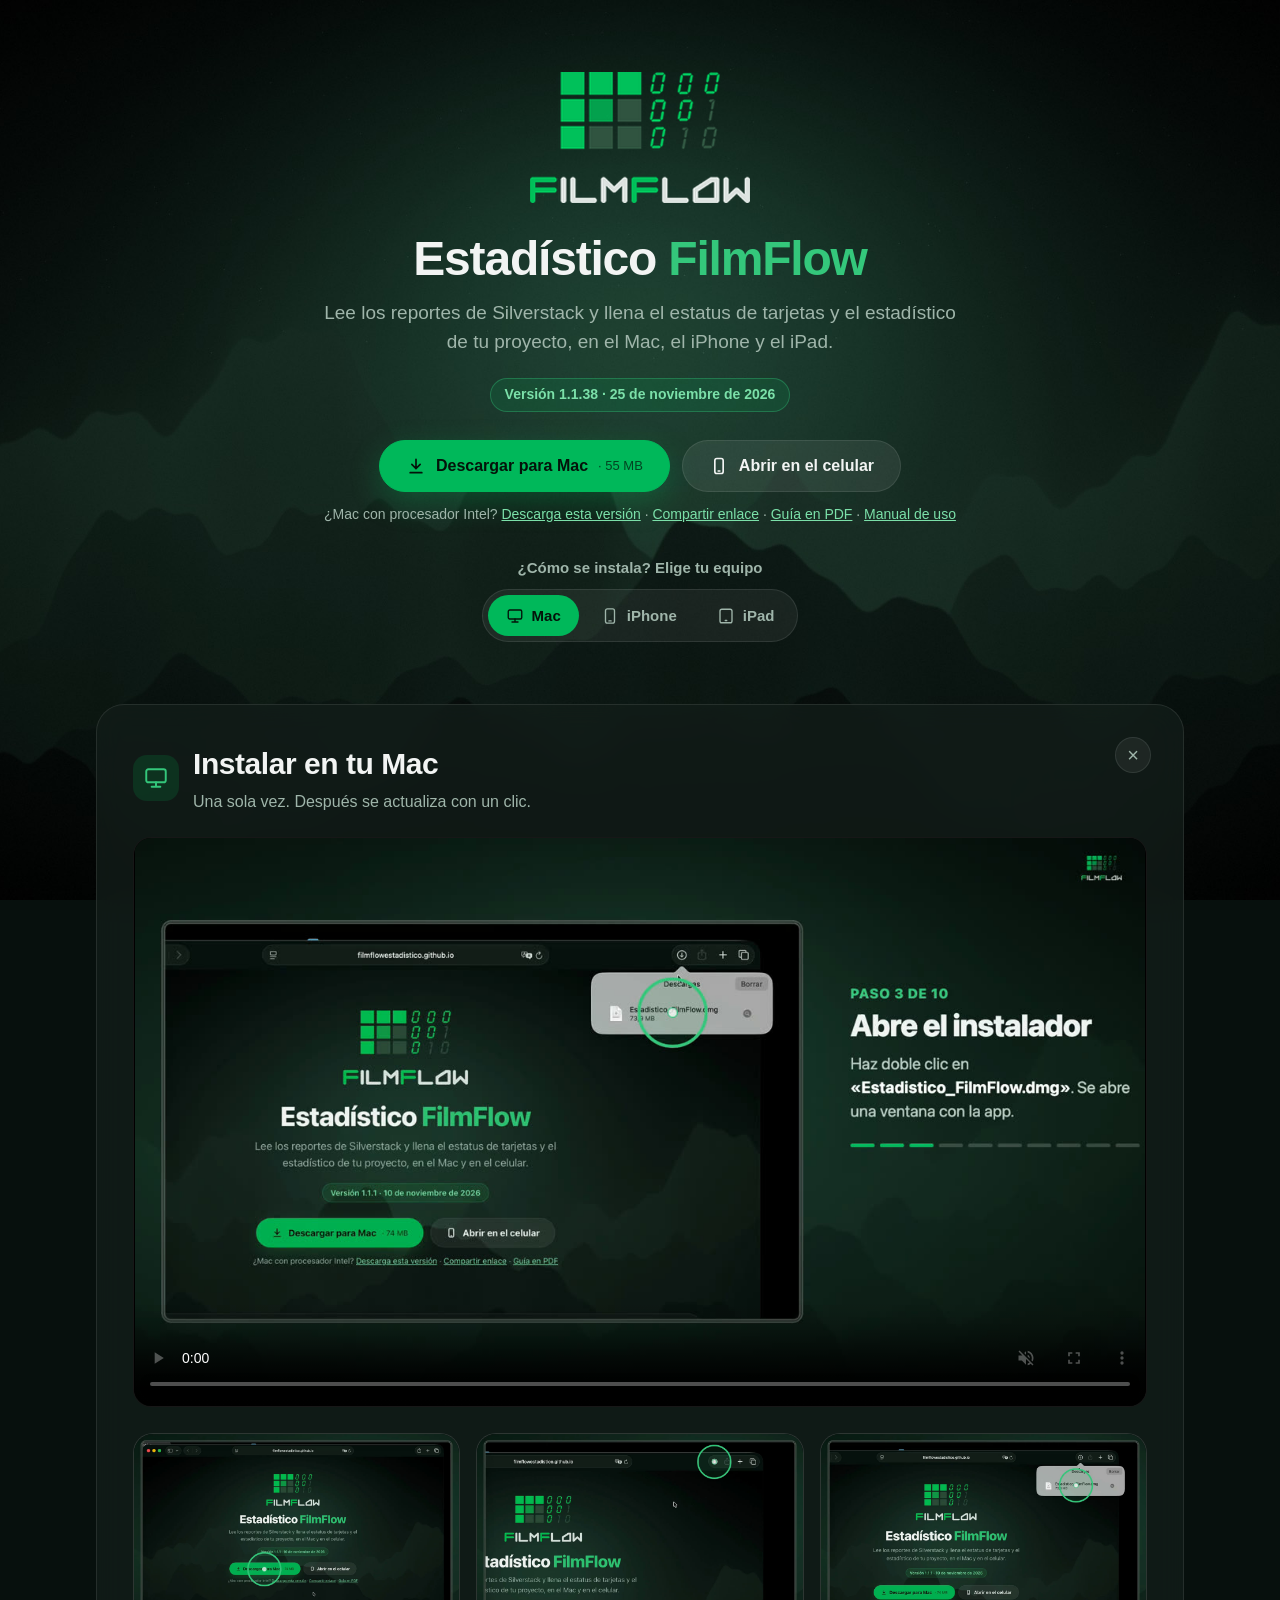
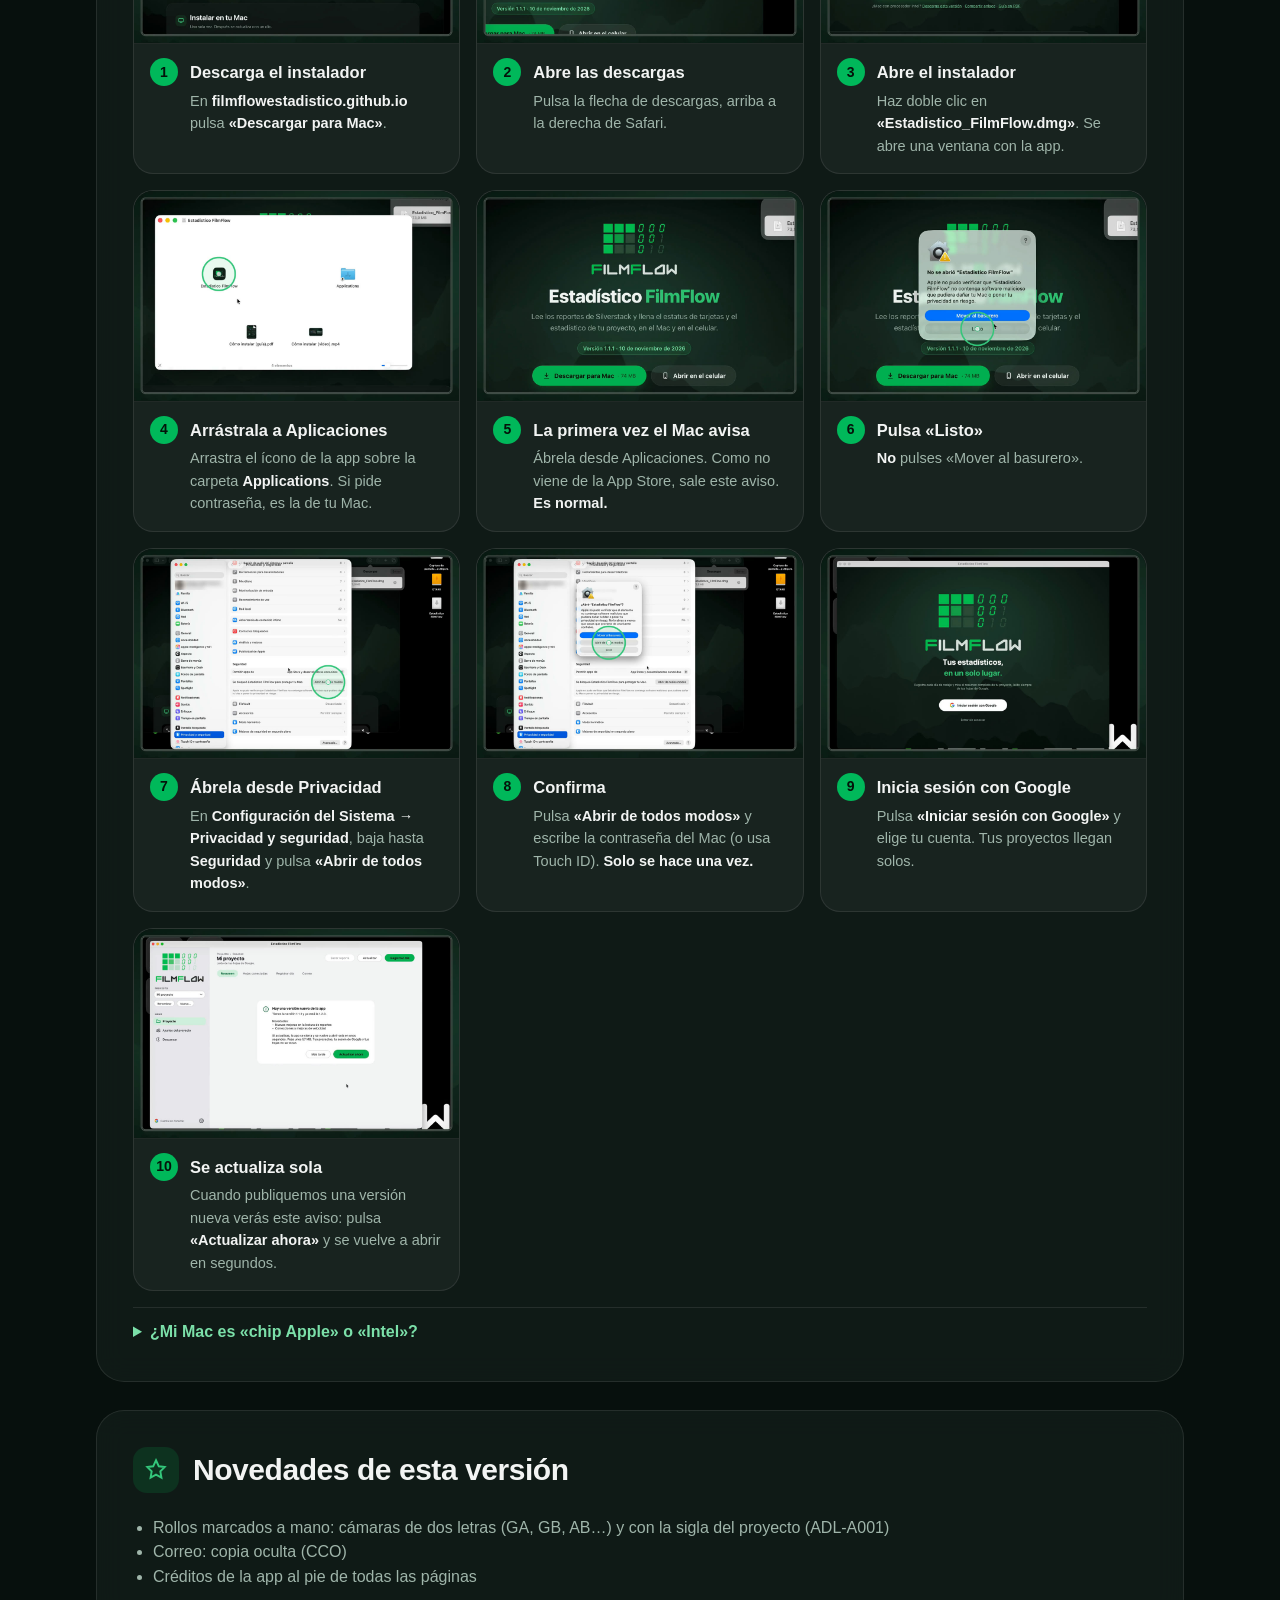
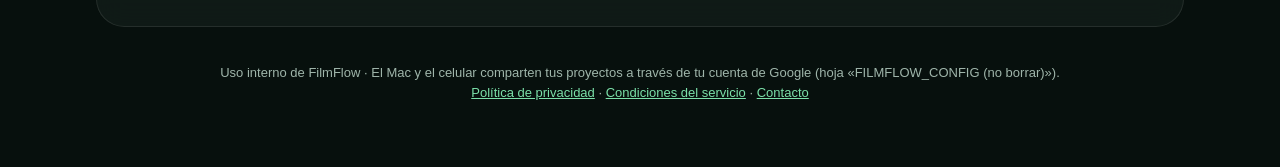
<file: index.html>
<!doctype html>
<html lang="es">
<head>
<meta charset="utf-8">
<meta name="viewport" content="width=device-width,initial-scale=1,viewport-fit=cover">
<title>Estadístico FilmFlow · Descargar</title>
<meta name="description" content="Descarga Estadístico FilmFlow para Mac y úsala en tu iPhone o iPad. Guía paso a paso con videos.">
<meta name="theme-color" content="#07100D">
<link rel="icon" href="app/assets/icono-192.png">
<link rel="apple-touch-icon" href="app/assets/icono-180.png">
<style>
  :root{--verde:#00B85A;--verde2:#34C77B;--texto:#F2F4F3;--texto2:#9FB5AA;--tarjeta:rgba(20,30,26,.74);--borde:rgba(255,255,255,.09);color-scheme:dark}
  *{box-sizing:border-box}
  html{background:#07100D}
  body{margin:0;color:var(--texto);font:16px/1.55 -apple-system,BlinkMacSystemFont,"SF Pro Text","Helvetica Neue",Arial,sans-serif;-webkit-font-smoothing:antialiased;
       background:#07100D url(fondo.jpg) center top/cover fixed no-repeat;min-height:100vh}
  @supports (-webkit-touch-callout:none){body{background-attachment:scroll}}
  body::before{content:"";position:fixed;inset:0;background:radial-gradient(ellipse at 50% 0%,rgba(29,74,54,.35),transparent 60%),linear-gradient(180deg,rgba(7,16,13,.15),rgba(7,16,13,.75));pointer-events:none;z-index:-1}
  main{max-width:1120px;margin:0 auto;padding:max(48px,env(safe-area-inset-top)) 16px 64px}
  .hero{text-align:center;padding:24px 0 34px}
  .hero .logo{width:min(220px,58vw);height:auto;margin-bottom:22px}
  h1{font-size:clamp(30px,6vw,48px);line-height:1.1;margin:0 0 12px;letter-spacing:-.025em;font-weight:800}
  h1 span{color:var(--verde2)}
  .lead{color:var(--texto2);font-size:clamp(16px,2.2vw,19px);max-width:640px;margin:0 auto 22px}
  .chip{display:inline-block;background:rgba(0,184,90,.14);border:1px solid rgba(52,199,123,.35);color:#7BE0A9;border-radius:999px;padding:5px 14px;font-size:14px;font-weight:600}
  .acciones{display:flex;flex-wrap:wrap;gap:12px;justify-content:center;margin-top:28px}
  .btn{display:inline-flex;align-items:center;justify-content:center;gap:10px;min-height:52px;padding:0 26px;border-radius:999px;font-weight:700;font-size:16px;
       text-decoration:none;white-space:nowrap;border:1px solid var(--borde);background:rgba(255,255,255,.08);color:var(--texto);cursor:pointer;transition:transform .15s,background .15s}
  .btn:hover{background:rgba(255,255,255,.14);transform:translateY(-1px)}
  .btn.principal{background:var(--verde);border-color:var(--verde);color:#04130A;box-shadow:0 10px 30px rgba(0,184,90,.28)}
  .btn.principal:hover{background:#1FCB72}
  .btn svg{width:20px;height:20px}
  .btn .peso{font-weight:500;opacity:.7;font-size:13px}
  .mini{font-size:14px;color:var(--texto2);margin-top:12px}
  .mini a{color:#7BE0A9}
  .elige{margin:30px 0 10px;color:var(--texto2);font-size:15px;font-weight:600}
  nav.ir{display:inline-flex;gap:4px;padding:5px;border-radius:999px;background:rgba(255,255,255,.06);border:1px solid var(--borde);max-width:100%}
  nav.ir a{display:inline-flex;align-items:center;gap:8px;color:var(--texto2);text-decoration:none;border-radius:999px;padding:9px 18px;font-size:15px;font-weight:650;
           transition:background .15s,color .15s;white-space:nowrap}
  nav.ir a svg{width:18px;height:18px}
  nav.ir a:hover{color:#fff;background:rgba(255,255,255,.08)}
  nav.ir a[aria-selected="true"]{background:var(--verde);color:#04130A}
  @media (max-width:380px){nav.ir a{padding:9px 12px;font-size:14px}nav.ir a svg{display:none}}
  .js section.equipo{display:none}
  .js section.equipo.abierto{display:block;animation:aparecer .28s ease-out}
  @keyframes aparecer{from{opacity:0;transform:translateY(8px)}to{opacity:1;transform:none}}
  .cerrar{float:right;margin:-4px -4px 0 12px;width:36px;height:36px;border-radius:50%;border:1px solid var(--borde);background:rgba(255,255,255,.06);
          color:var(--texto2);font-size:20px;line-height:1;cursor:pointer;display:none}
  .js .cerrar{display:block}
  .cerrar:hover{color:#fff;background:rgba(255,255,255,.12)}
  section.bloque{background:var(--tarjeta);border:1px solid var(--borde);border-radius:28px;padding:clamp(20px,4vw,36px);margin-top:28px;
                  -webkit-backdrop-filter:blur(14px);backdrop-filter:blur(14px)}
  .cab{display:flex;align-items:center;gap:14px;flex-wrap:wrap;margin-bottom:22px}
  .cab .ico{width:46px;height:46px;border-radius:14px;background:rgba(0,184,90,.15);display:grid;place-items:center;flex:none}
  .cab .ico svg{width:26px;height:26px;color:var(--verde2)}
  .cab h2{margin:0;font-size:clamp(22px,3.4vw,30px);letter-spacing:-.015em}
  .cab p{margin:2px 0 0;color:var(--texto2)}
  .video{width:100%;border-radius:18px;border:1px solid var(--borde);background:#000;display:block;aspect-ratio:16/9;margin-bottom:26px}
  ol.pasos{list-style:none;margin:0;padding:0;display:grid;gap:16px}
  ol.pasos.mac{grid-template-columns:repeat(auto-fill,minmax(300px,1fr))}
  ol.pasos.celular,ol.pasos.ipad{grid-template-columns:repeat(auto-fill,minmax(220px,1fr))}
  .paso{background:rgba(255,255,255,.04);border:1px solid var(--borde);border-radius:20px;overflow:hidden;display:flex;flex-direction:column}
  .foto{background:#0b1411;display:grid;place-items:center;border-bottom:1px solid var(--borde)}
  .foto img{display:block;width:100%;height:auto}
  .pasos.celular .foto img,.pasos.ipad .foto img{max-height:420px;width:auto;max-width:100%}
  .txt{display:flex;gap:12px;padding:14px 16px 16px}
  .num{flex:none;width:28px;height:28px;border-radius:50%;background:var(--verde);color:#04130A;font-weight:800;display:grid;place-items:center;font-size:14px}
  .txt h3{margin:2px 0 4px;font-size:16.5px}
  .txt p{margin:0;color:var(--texto2);font-size:14.5px}
  .txt b{color:var(--texto);font-weight:650}
  .nota{margin:20px 2px 0;color:var(--texto2);font-size:14.5px}
  .nota b{color:var(--texto)}
  details{margin-top:16px;border-top:1px solid var(--borde);padding-top:12px}
  summary{cursor:pointer;font-weight:650;color:#7BE0A9}
  #lista-novedades{margin:0;padding-left:20px;color:var(--texto2)}
  footer{text-align:center;color:var(--texto2);font-size:13px;margin-top:36px}
  #toast{position:fixed;left:50%;bottom:24px;transform:translateX(-50%);background:#fff;color:#07100D;padding:10px 18px;border-radius:999px;font-size:14px;font-weight:600;opacity:0;transition:opacity .2s;pointer-events:none}
  #toast.on{opacity:1}
</style>
</head>
<body>
<script>document.documentElement.classList.add("js")</script>
<main>
  <header class="hero">
    <img class="logo" src="app/assets/logo_filmflow_grande.png" alt="FilmFlow">
    <h1>Estadístico <span>FilmFlow</span></h1>
    <p class="lead">Lee los reportes de Silverstack y llena el estatus de tarjetas y el estadístico de tu proyecto, en el Mac, el iPhone y el iPad.</p>
    <span class="chip" id="version">Última versión</span>
    <div class="acciones">
      <a class="btn principal" id="mac" href="https://github.com/FilmFlowEstadistico/filmflowestadistico.github.io/releases/latest/download/Estadistico_FilmFlow.dmg" title="Bajar el instalador para Mac con chip Apple (M1, M2, M3, M4…).">
        <svg viewBox="0 0 24 24" fill="none" stroke="currentColor" stroke-width="2" stroke-linecap="round"><path d="M12 4v11M7 10l5 5 5-5M5 20h14"/></svg>Descargar para Mac <span class="peso" id="peso-mac"></span></a>
      <a class="btn" href="app/index.html" title="Abrir la app del celular en este navegador (para dejarla en el iPhone o iPad sigue los pasos de abajo).">
        <svg viewBox="0 0 24 24" fill="none" stroke="currentColor" stroke-width="2" stroke-linecap="round"><rect x="7" y="3" width="10" height="18" rx="2.5"/><path d="M11 18h2"/></svg>Abrir en el celular</a>
    </div>
    <p class="mini"><span id="intel">¿Mac con procesador Intel? <a id="mac-intel" href="https://github.com/FilmFlowEstadistico/filmflowestadistico.github.io/releases/latest/download/Estadistico_FilmFlow_Intel.dmg" title="Bajar el instalador para Mac con procesador Intel (Mac de 2020 o antes).">Descarga esta versión</a> · </span><a href="#" id="compartir" title="Mandar este enlace a otro data manager (WhatsApp, correo…).">Compartir enlace</a>
      · <a href="guia/guia_completa.pdf" target="_blank" title="Abrir la guía de instalación con capturas reales en PDF (para imprimir o enviar).">Guía en PDF</a>
      · <a href="guia/manual.pdf" target="_blank" title="Abrir el manual de uso de la app (pantalla por pantalla) en PDF.">Manual de uso</a></p>
    <p class="elige">¿Cómo se instala? Elige tu equipo</p>
    <nav class="ir" role="tablist" aria-label="Elige tu equipo"><a href="#instalar-mac" id="tab-mac" role="tab" aria-selected="false" aria-controls="instalar-mac" title="Ver cómo se instala en el Mac"><svg viewBox="0 0 24 24" fill="none" stroke="currentColor" stroke-width="1.8" stroke-linecap="round"><rect x="3" y="4" width="18" height="12" rx="2"/><path d="M8 20h8M12 16v4"/></svg>Mac</a><a href="#instalar-celular" id="tab-celular" role="tab" aria-selected="false" aria-controls="instalar-celular" title="Ver cómo se usa en el iPhone"><svg viewBox="0 0 24 24" fill="none" stroke="currentColor" stroke-width="1.8" stroke-linecap="round"><rect x="6" y="2.5" width="12" height="19" rx="2.5"/><path d="M10.5 18.5h3"/></svg>iPhone</a><a href="#instalar-ipad" id="tab-ipad" role="tab" aria-selected="false" aria-controls="instalar-ipad" title="Ver cómo se usa en el iPad"><svg viewBox="0 0 24 24" fill="none" stroke="currentColor" stroke-width="1.8" stroke-linecap="round"><rect x="4" y="3" width="16" height="18" rx="2.5"/><path d="M11 18h2"/></svg>iPad</a></nav>
  </header>

  <section class="bloque equipo" id="instalar-mac" role="tabpanel" aria-labelledby="tab-mac">
    <button class="cerrar" type="button" data-cerrar title="Cerrar esta explicación" aria-label="Cerrar">×</button>
    <div class="cab"><div class="ico"><svg viewBox="0 0 24 24" fill="none" stroke="currentColor" stroke-width="1.8" stroke-linecap="round"><rect x="3" y="4" width="18" height="12" rx="2"/><path d="M8 20h8M12 16v4"/></svg></div><div><h2>Instalar en tu Mac</h2><p>Una sola vez. Después se actualiza con un clic.</p></div></div>
    <video class="video" src="guia/mac.mp4" poster="guia/mac.jpg" controls playsinline muted preload="none" title="Video: Instalar en tu Mac"></video>
    <ol class="pasos mac"><li class="paso"><div class="foto"><img loading="lazy" src="guia/img/mac_1.jpg" alt="Paso 1: Descarga el instalador"></div><div class="txt"><span class="num">1</span><div><h3>Descarga el instalador</h3><p>En <b>filmflowestadistico.github.io</b> pulsa <b>«Descargar para Mac»</b>.</p></div></div></li><li class="paso"><div class="foto"><img loading="lazy" src="guia/img/mac_2.jpg" alt="Paso 2: Abre las descargas"></div><div class="txt"><span class="num">2</span><div><h3>Abre las descargas</h3><p>Pulsa la flecha de descargas, arriba a la derecha de Safari.</p></div></div></li><li class="paso"><div class="foto"><img loading="lazy" src="guia/img/mac_3.jpg" alt="Paso 3: Abre el instalador"></div><div class="txt"><span class="num">3</span><div><h3>Abre el instalador</h3><p>Haz doble clic en <b>«Estadistico_FilmFlow.dmg»</b>. Se abre una ventana con la app.</p></div></div></li><li class="paso"><div class="foto"><img loading="lazy" src="guia/img/mac_4.jpg" alt="Paso 4: Arrástrala a Aplicaciones"></div><div class="txt"><span class="num">4</span><div><h3>Arrástrala a Aplicaciones</h3><p>Arrastra el ícono de la app sobre la carpeta <b>Applications</b>. Si pide contraseña, es la de tu Mac.</p></div></div></li><li class="paso"><div class="foto"><img loading="lazy" src="guia/img/mac_5.jpg" alt="Paso 5: La primera vez el Mac avisa"></div><div class="txt"><span class="num">5</span><div><h3>La primera vez el Mac avisa</h3><p>Ábrela desde Aplicaciones. Como no viene de la App Store, sale este aviso. <b>Es normal.</b></p></div></div></li><li class="paso"><div class="foto"><img loading="lazy" src="guia/img/mac_6.jpg" alt="Paso 6: Pulsa «Listo»"></div><div class="txt"><span class="num">6</span><div><h3>Pulsa «Listo»</h3><p><b>No</b> pulses «Mover al basurero».</p></div></div></li><li class="paso"><div class="foto"><img loading="lazy" src="guia/img/mac_7.jpg" alt="Paso 7: Ábrela desde Privacidad"></div><div class="txt"><span class="num">7</span><div><h3>Ábrela desde Privacidad</h3><p>En <b>Configuración del Sistema → Privacidad y seguridad</b>, baja hasta <b>Seguridad</b> y pulsa <b>«Abrir de todos modos»</b>.</p></div></div></li><li class="paso"><div class="foto"><img loading="lazy" src="guia/img/mac_8.jpg" alt="Paso 8: Confirma"></div><div class="txt"><span class="num">8</span><div><h3>Confirma</h3><p>Pulsa <b>«Abrir de todos modos»</b> y escribe la contraseña del Mac (o usa Touch ID). <b>Solo se hace una vez.</b></p></div></div></li><li class="paso"><div class="foto"><img loading="lazy" src="guia/img/mac_9.jpg" alt="Paso 9: Inicia sesión con Google"></div><div class="txt"><span class="num">9</span><div><h3>Inicia sesión con Google</h3><p>Pulsa <b>«Iniciar sesión con Google»</b> y elige tu cuenta. Tus proyectos llegan solos.</p></div></div></li><li class="paso"><div class="foto"><img loading="lazy" src="guia/img/mac_10.jpg" alt="Paso 10: Se actualiza sola"></div><div class="txt"><span class="num">10</span><div><h3>Se actualiza sola</h3><p>Cuando publiquemos una versión nueva verás este aviso: pulsa <b>«Actualizar ahora»</b> y se vuelve a abrir en segundos.</p></div></div></li></ol><details><summary>¿Mi Mac es «chip Apple» o «Intel»?</summary><p class="nota">Menú  → <b>Acerca de este Mac</b>. Si dice <b>Chip: Apple M…</b> usa el botón verde. Si dice <b>Procesador: Intel</b> usa «Mac con procesador Intel».</p></details>
  </section>

  <section class="bloque equipo" id="instalar-celular" role="tabpanel" aria-labelledby="tab-celular">
    <button class="cerrar" type="button" data-cerrar title="Cerrar esta explicación" aria-label="Cerrar">×</button>
    <div class="cab"><div class="ico"><svg viewBox="0 0 24 24" fill="none" stroke="currentColor" stroke-width="1.8" stroke-linecap="round"><rect x="6" y="2.5" width="12" height="19" rx="2.5"/><path d="M10.5 18.5h3"/></svg></div><div><h2>Usar en tu iPhone</h2><p>No se descarga de ninguna tienda: queda como una app en tu pantalla y se actualiza sola.</p></div></div>
    <video class="video" src="guia/celular.mp4" poster="guia/celular.jpg" controls playsinline muted preload="none" title="Video: Usar en tu iPhone"></video>
    <ol class="pasos celular"><li class="paso"><div class="foto"><img loading="lazy" src="guia/img/celular_1.jpg" alt="Paso 1: Abre la página en Safari"></div><div class="txt"><span class="num">1</span><div><h3>Abre la página en Safari</h3><p>Entra a <b>filmflowestadistico.github.io</b> en <b>Safari</b> y toca <b>«Abrir en el celular»</b>.</p></div></div></li><li class="paso"><div class="foto"><img loading="lazy" src="guia/img/celular_2.jpg" alt="Paso 2: Abre el menú de Safari"></div><div class="txt"><span class="num">2</span><div><h3>Abre el menú de Safari</h3><p>Toca el botón <b>⋯</b> de abajo a la derecha.</p></div></div></li><li class="paso"><div class="foto"><img loading="lazy" src="guia/img/celular_3.jpg" alt="Paso 3: Toca «Compartir»"></div><div class="txt"><span class="num">3</span><div><h3>Toca «Compartir»</h3><p>Es la primera opción del menú.</p></div></div></li><li class="paso"><div class="foto"><img loading="lazy" src="guia/img/celular_4.jpg" alt="Paso 4: Toca «Ver más»"></div><div class="txt"><span class="num">4</span><div><h3>Toca «Ver más»</h3><p>Así aparecen todas las opciones.</p></div></div></li><li class="paso"><div class="foto"><img loading="lazy" src="guia/img/celular_5.jpg" alt="Paso 5: Toca «Agregar a Inicio»"></div><div class="txt"><span class="num">5</span><div><h3>Toca «Agregar a Inicio»</h3><p>Deja activado <b>«Abrir como app web»</b>.</p></div></div></li><li class="paso"><div class="foto"><img loading="lazy" src="guia/img/celular_6.jpg" alt="Paso 6: Toca «Agregar»"></div><div class="txt"><span class="num">6</span><div><h3>Toca «Agregar»</h3><p>El ícono de FilmFlow queda en tu pantalla de inicio.</p></div></div></li><li class="paso"><div class="foto"><img loading="lazy" src="guia/img/celular_7.jpg" alt="Paso 7: Ábrela desde el ícono"></div><div class="txt"><span class="num">7</span><div><h3>Ábrela desde el ícono</h3><p>Se abre como una app más, sin la barra de Safari.</p></div></div></li><li class="paso"><div class="foto"><img loading="lazy" src="guia/img/celular_8.jpg" alt="Paso 8: Inicia sesión con Google"></div><div class="txt"><span class="num">8</span><div><h3>Inicia sesión con Google</h3><p>Elige tu cuenta. Si Google avisa que no verificó la app: <b>«Configuración avanzada» → «Ir a…»</b>.</p></div></div></li><li class="paso"><div class="foto"><img loading="lazy" src="guia/img/celular_9.jpg" alt="Paso 9: ¡Lista para usar!"></div><div class="txt"><span class="num">9</span><div><h3>¡Lista para usar!</h3><p>Resumen, Registrar día, Hojas y Correo, con los mismos proyectos que en el Mac.</p></div></div></li></ol><p class="nota"><b>Android:</b> abre el enlace en <b>Chrome</b>, toca el menú <b>⋮</b> → <b>«Instalar app»</b> (o «Agregar a la pantalla principal») y ábrela desde su ícono.</p>
  </section>

  <section class="bloque equipo" id="instalar-ipad" role="tabpanel" aria-labelledby="tab-ipad">
    <button class="cerrar" type="button" data-cerrar title="Cerrar esta explicación" aria-label="Cerrar">×</button>
    <div class="cab"><div class="ico"><svg viewBox="0 0 24 24" fill="none" stroke="currentColor" stroke-width="1.8" stroke-linecap="round"><rect x="4" y="3" width="16" height="18" rx="2.5"/><path d="M11 18h2"/></svg></div><div><h2>Usar en tu iPad</h2><p>Igual que en el iPhone; acostado, las secciones quedan a la izquierda.</p></div></div>
    <video class="video" src="guia/ipad.mp4" poster="guia/ipad.jpg" controls playsinline muted preload="none" title="Video: Usar en tu iPad"></video>
    <ol class="pasos ipad"><li class="paso"><div class="foto"><img loading="lazy" src="guia/img/ipad_1.jpg" alt="Paso 1: Abre la página en Safari"></div><div class="txt"><span class="num">1</span><div><h3>Abre la página en Safari</h3><p>Entra a <b>filmflowestadistico.github.io</b> y toca <b>«Abrir en el celular»</b>.</p></div></div></li><li class="paso"><div class="foto"><img loading="lazy" src="guia/img/ipad_2.jpg" alt="Paso 2: Toca Compartir"></div><div class="txt"><span class="num">2</span><div><h3>Toca Compartir</h3><p>Es el cuadrito con la flecha, arriba a la derecha.</p></div></div></li><li class="paso"><div class="foto"><img loading="lazy" src="guia/img/ipad_3.jpg" alt="Paso 3: Toca «Ver más»"></div><div class="txt"><span class="num">3</span><div><h3>Toca «Ver más»</h3><p>Así aparecen todas las opciones.</p></div></div></li><li class="paso"><div class="foto"><img loading="lazy" src="guia/img/ipad_4.jpg" alt="Paso 4: Toca «Agregar a Inicio»"></div><div class="txt"><span class="num">4</span><div><h3>Toca «Agregar a Inicio»</h3><p>Deja activado <b>«Abrir como app web»</b>.</p></div></div></li><li class="paso"><div class="foto"><img loading="lazy" src="guia/img/ipad_5.jpg" alt="Paso 5: Toca «Agregar»"></div><div class="txt"><span class="num">5</span><div><h3>Toca «Agregar»</h3><p>El ícono de FilmFlow queda en tu pantalla de inicio.</p></div></div></li><li class="paso"><div class="foto"><img loading="lazy" src="guia/img/ipad_6.jpg" alt="Paso 6: Ábrela desde el ícono"></div><div class="txt"><span class="num">6</span><div><h3>Ábrela desde el ícono</h3><p>Inicia sesión con tu cuenta de Google y tus proyectos llegan solos.</p></div></div></li><li class="paso"><div class="foto"><img loading="lazy" src="guia/img/ipad_7.jpg" alt="Paso 7: En horizontal, más espacio"></div><div class="txt"><span class="num">7</span><div><h3>En horizontal, más espacio</h3><p>Las secciones pasan a una columna a la izquierda y las cifras usan todo el ancho.</p></div></div></li></ol>
  </section>
  <section class="bloque" id="novedades" hidden>
    <div class="cab"><div class="ico"><svg viewBox="0 0 24 24" fill="none" stroke="currentColor" stroke-width="1.8" stroke-linecap="round"><path d="M12 3l2.6 5.6L20 9.3l-4 4 1 5.7-5-2.8-5 2.8 1-5.7-4-4 5.4-.7z"/></svg></div>
      <div><h2>Novedades de esta versión</h2></div></div>
    <ul id="lista-novedades"></ul>
  </section>
  <footer>Uso interno de FilmFlow · El Mac y el celular comparten tus proyectos a través de tu cuenta de Google (hoja «FILMFLOW_CONFIG (no borrar)»).<br>
    <a href="privacidad.html" style="color:#7BE0A9">Política de privacidad</a> · <a href="terminos.html" style="color:#7BE0A9">Condiciones del servicio</a> · <a href="mailto:datacol@filmflowtv.com" style="color:#7BE0A9">Contacto</a></footer>
</main>
<div id="toast"></div>
<script>
  const mb = (b) => b ? `· ${Math.round(b / 1e6)} MB` : "";
  const toast = (t) => { const e = document.getElementById("toast"); e.textContent = t; e.classList.add("on"); setTimeout(() => e.classList.remove("on"), 3000); };
  fetch("version.json?t=" + Date.now(), { cache: "no-store" }).then((r) => r.json()).then((v) => {
    const f = v.fecha ? new Date(v.fecha + "T12:00:00").toLocaleDateString("es-CO", { day: "numeric", month: "long", year: "numeric" }) : "";
    document.getElementById("version").textContent = `Versión ${v.version}${f ? " · " + f : ""}`;
    if (v.dmg_arm64) document.getElementById("peso-mac").textContent = mb(v.dmg_arm64.tamano);
    if (!v.dmg_intel) document.getElementById("intel").remove();
    if (v.novedades && v.novedades.length) {
      document.getElementById("lista-novedades").innerHTML = v.novedades.map((n) => `<li>${String(n).replace(/[<&]/g, (c) => c === "<" ? "&lt;" : "&amp;")}</li>`).join("");
      document.getElementById("novedades").hidden = false;
    }
  }).catch(() => {});
  document.getElementById("compartir").onclick = async (ev) => {
    ev.preventDefault();
    const url = location.origin + "/";
    try { if (navigator.share) { await navigator.share({ title: "Estadístico FilmFlow", text: "Instala la app Estadístico FilmFlow:", url }); return; } } catch (e) { if (e.name === "AbortError") return; }
    try { await navigator.clipboard.writeText(url); toast("Enlace copiado"); } catch (e) { toast(url); }
  };
  // Cada equipo tiene su explicación: se abre SOLO la del botón tocado (al entrar, la del equipo que estás usando)
  const equipos = ["mac", "celular", "ipad"];
  function abrir(eq, mover, marcar = true) {
    equipos.forEach((e) => {
      const sec = document.getElementById("instalar-" + e), tab = document.getElementById("tab-" + e), si = e === eq;
      sec.classList.toggle("abierto", si); tab.setAttribute("aria-selected", si ? "true" : "false");
      if (!si) sec.querySelectorAll("video").forEach((v) => v.pause());
    });
    // (al entrar no se marca en la dirección: el navegador bajaría solo hasta esa parte al terminar de cargar)
    if (marcar) try { history.replaceState(null, "", eq ? "#instalar-" + eq : location.pathname); } catch (e) {}
    if (eq && mover) document.getElementById("instalar-" + eq).scrollIntoView({ behavior: "smooth", block: "start" });
  }
  equipos.forEach((e) => document.getElementById("tab-" + e).addEventListener("click", (ev) => {
    ev.preventDefault();
    const ya = document.getElementById("tab-" + e).getAttribute("aria-selected") === "true";
    abrir(ya ? null : e, !ya);                                  // tocar otra vez el mismo botón la cierra
  }));
  document.querySelectorAll("[data-cerrar]").forEach((b) => b.addEventListener("click", () => {
    abrir(null, false); document.querySelector("nav.ir").scrollIntoView({ behavior: "smooth", block: "center" });
  }));
  const ua = navigator.userAgent, ipad = /iPad/.test(ua) || (/Macintosh/.test(ua) && navigator.maxTouchPoints > 1);
  const pedido = (location.hash.match(/^#instalar-(mac|celular|ipad)$/) || [])[1];
  abrir(pedido || (ipad ? "ipad" : /iPhone|iPod|Android/.test(ua) ? "celular" : "mac"), !!pedido, false);
  const io = new IntersectionObserver((es) => es.forEach((e) => { const v = e.target; if (e.isIntersecting) v.play().catch(() => {}); else v.pause(); }), { threshold: .5 });
  document.querySelectorAll("video").forEach((v) => { v.loop = true; io.observe(v); });
</script>
</body>
</html>
</file>
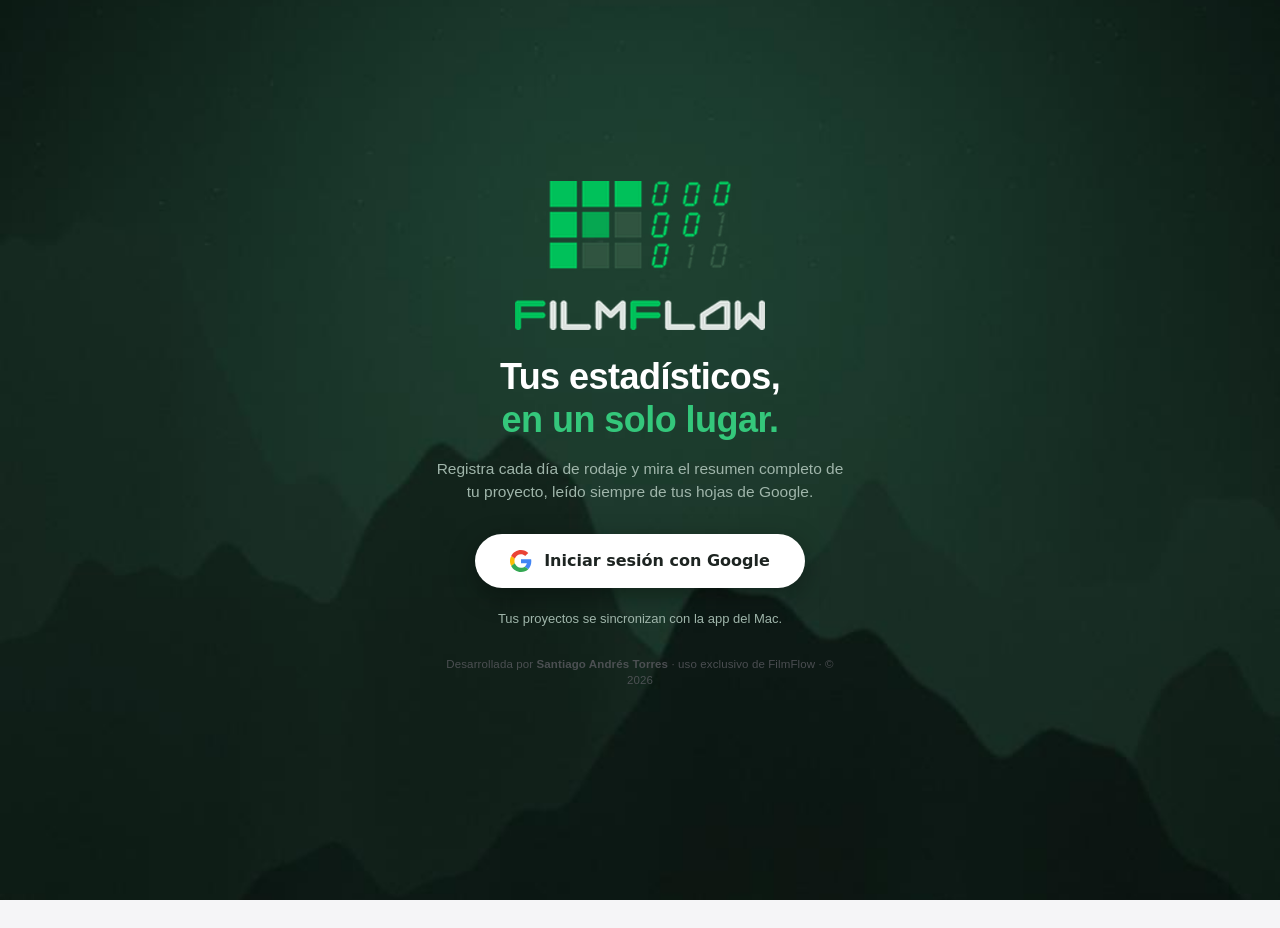
<file: app/index.html>
<!doctype html>
<html lang="es">
<head>
<meta charset="utf-8">
<meta name="viewport" content="width=device-width, initial-scale=1, viewport-fit=cover">
<title>Estadístico FilmFlow</title>
<meta name="theme-color" content="#171918" media="(prefers-color-scheme: dark)">
<meta name="theme-color" content="#E9E9EC" media="(prefers-color-scheme: light)">
<meta name="apple-mobile-web-app-capable" content="yes">
<meta name="mobile-web-app-capable" content="yes">
<meta name="apple-mobile-web-app-title" content="FilmFlow">
<meta name="apple-mobile-web-app-status-bar-style" content="black-translucent">
<meta name="format-detection" content="telephone=no">
<link rel="manifest" href="manifest.webmanifest">
<link rel="apple-touch-icon" href="assets/icono-180.png">
<link rel="icon" href="assets/icono-192.png">
<link rel="stylesheet" href="paleta.css">
<link rel="stylesheet" href="styles.css">
</head>
<body>
<div id="progreso" aria-hidden="true"><i></i></div>
<header class="barra" id="barra">
  <img id="logo" src="assets/logo_filmflow_oscuro.png" alt="FilmFlow">
  <button class="proyecto-btn" id="btn-proyecto" aria-haspopup="dialog" aria-label="Cambiar de proyecto">
    <span class="p-etq">Proyecto</span><span class="p-nom" id="proyecto-nombre">—</span>
    <svg viewBox="0 0 24 24" class="p-flecha"><path d="M7 10l5 5 5-5"/></svg>
  </button>
  <button class="icono-btn" id="btn-actualizar" aria-label="Actualizar" data-a="actualizar" data-p="{&quot;forzar&quot;:true}">
    <svg viewBox="0 0 24 24"><path d="M20 12a8 8 0 1 1-2.6-5.9"/><path d="M20 4v5h-5"/></svg>
  </button>
  <button class="icono-btn" id="btn-app" aria-label="Ajustes de la app" data-ir="app">
    <svg viewBox="0 0 24 24"><circle cx="12" cy="12" r="3.2"/><path d="M19.4 14.5a1.6 1.6 0 0 0 .3 1.8l.1.1a2 2 0 1 1-2.8 2.8l-.1-.1a1.6 1.6 0 0 0-1.8-.3 1.6 1.6 0 0 0-1 1.5V21a2 2 0 1 1-4 0v-.1a1.6 1.6 0 0 0-1-1.5 1.6 1.6 0 0 0-1.8.3l-.1.1a2 2 0 1 1-2.8-2.8l.1-.1a1.6 1.6 0 0 0 .3-1.8 1.6 1.6 0 0 0-1.5-1H3a2 2 0 1 1 0-4h.1a1.6 1.6 0 0 0 1.5-1 1.6 1.6 0 0 0-.3-1.8l-.1-.1a2 2 0 1 1 2.8-2.8l.1.1a1.6 1.6 0 0 0 1.8.3h0a1.6 1.6 0 0 0 1-1.5V3a2 2 0 1 1 4 0v.1a1.6 1.6 0 0 0 1 1.5h0a1.6 1.6 0 0 0 1.8-.3l.1-.1a2 2 0 1 1 2.8 2.8l-.1.1a1.6 1.6 0 0 0-.3 1.8v0a1.6 1.6 0 0 0 1.5 1H21a2 2 0 1 1 0 4h-.1a1.6 1.6 0 0 0-1.5 1z"/></svg>
  </button>
</header>
<div class="franja" id="franja" hidden></div>
<main id="vista"></main>
<footer class="creditos" id="pie-creditos" title="Estadístico FilmFlow: aplicación hecha a la medida para FilmFlow">Desarrollada por <b>Santiago Andrés Torres</b> · uso exclusivo de FilmFlow · © 2026</footer>
<div id="accion-fija" hidden></div>
<nav class="tabs" id="tabs" aria-label="Secciones">
  <button data-ir="resumen"><svg viewBox="0 0 24 24"><rect x="3.5" y="12" width="4" height="8" rx="1"/><rect x="10" y="6" width="4" height="14" rx="1"/><rect x="16.5" y="3" width="4" height="17" rx="1"/></svg><span>Resumen</span></button>
  <button data-ir="registrar"><svg viewBox="0 0 24 24"><path d="M6 3.5h9l4 4V20a.5.5 0 0 1-.5.5h-12A.5.5 0 0 1 6 20z"/><path d="M14.5 3.5V8H19M9 13h6M9 16.5h4"/></svg><span>Registrar</span></button>
  <button data-ir="hojas"><svg viewBox="0 0 24 24"><rect x="3.5" y="4" width="17" height="16" rx="2.5"/><path d="M3.5 9.5h17M3.5 15h17M9.5 4v16"/></svg><span>Hojas</span></button>
  <button data-ir="reporte" title="Arma el reporte en PDF: días, qué lleva y cómo queda"><svg viewBox="0 0 24 24"><path d="M6 3.5h9l4 4V20a.5.5 0 0 1-.5.5h-12A.5.5 0 0 1 6 20z"/><path d="M14.5 3.5V8H19"/><path d="M9 17v-3M12 17v-6M15 17v-4"/></svg><span>Reporte</span></button>
  <button data-ir="correo"><svg viewBox="0 0 24 24"><rect x="3" y="5.5" width="18" height="13" rx="2.5"/><path d="M3.5 7.5l8.5 6 8.5-6"/></svg><span>Correo</span></button>
  <button data-ir="ajustes"><svg viewBox="0 0 24 24"><path d="M4 7h10M18 7h2M4 17h2M10 17h10"/><circle cx="16" cy="7" r="2.2"/><circle cx="8" cy="17" r="2.2"/></svg><span>Ajustes</span></button>
</nav>
<div id="ocupado"><div><div class="giro"></div><span id="ocupado-txt">Un momento…</span></div></div>
<div class="sheet-fondo" id="modal">
  <div class="sheet" role="dialog" aria-modal="true">
    <div class="agarre"></div>
    <h3 id="m-titulo"></h3><pre id="m-texto"></pre><div id="m-lista" class="lista-sheet"></div>
    <input id="m-input" style="display:none" autocapitalize="sentences">
    <div class="sheet-botones"><button class="btn acento" id="m-si">Aceptar</button><button class="btn" id="m-no">Cancelar</button></div>
  </div>
</div>
<div id="portada" hidden></div>
<div id="toast" role="status"></div>
<input type="file" id="selector-pdf" accept="application/pdf,.pdf" style="display:none">
<script src="version.js"></script>
<script src="config.js"></script>
<script type="module" src="app.js"></script>
</body>
</html>
</file>
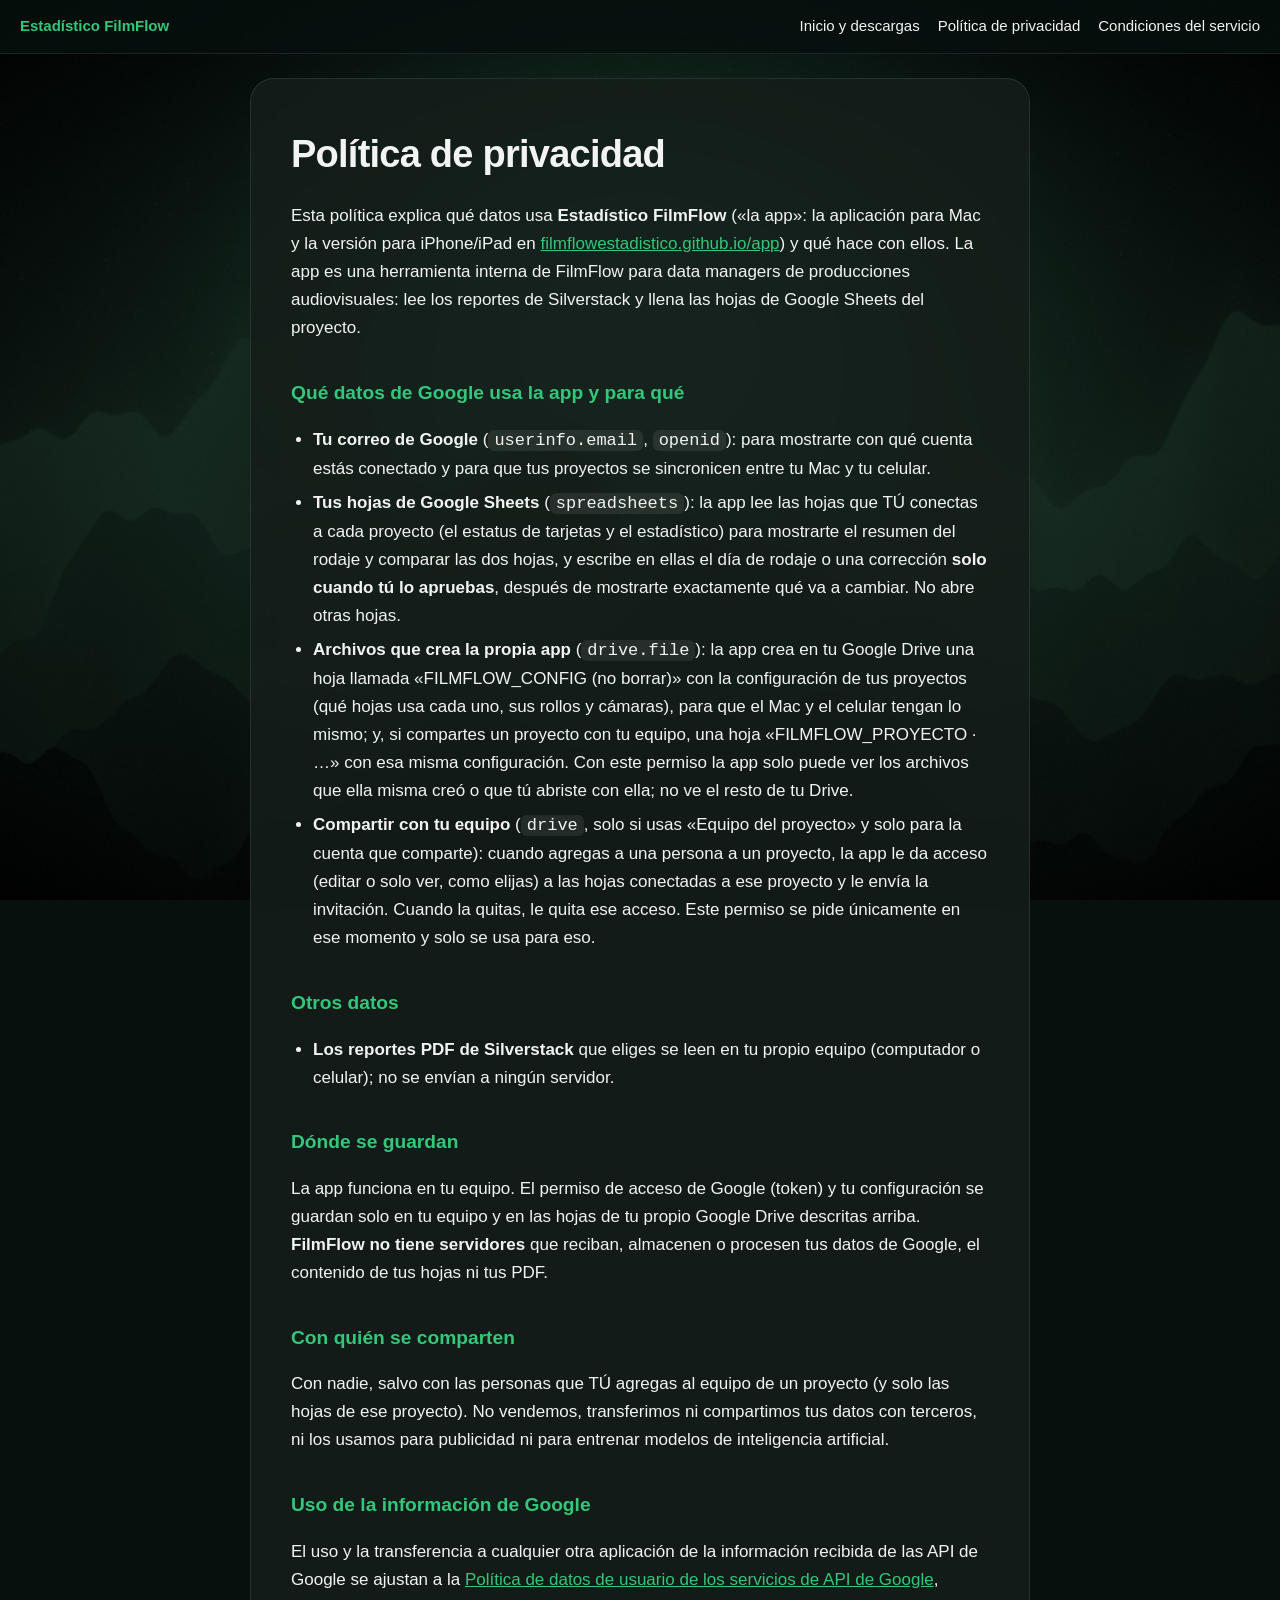
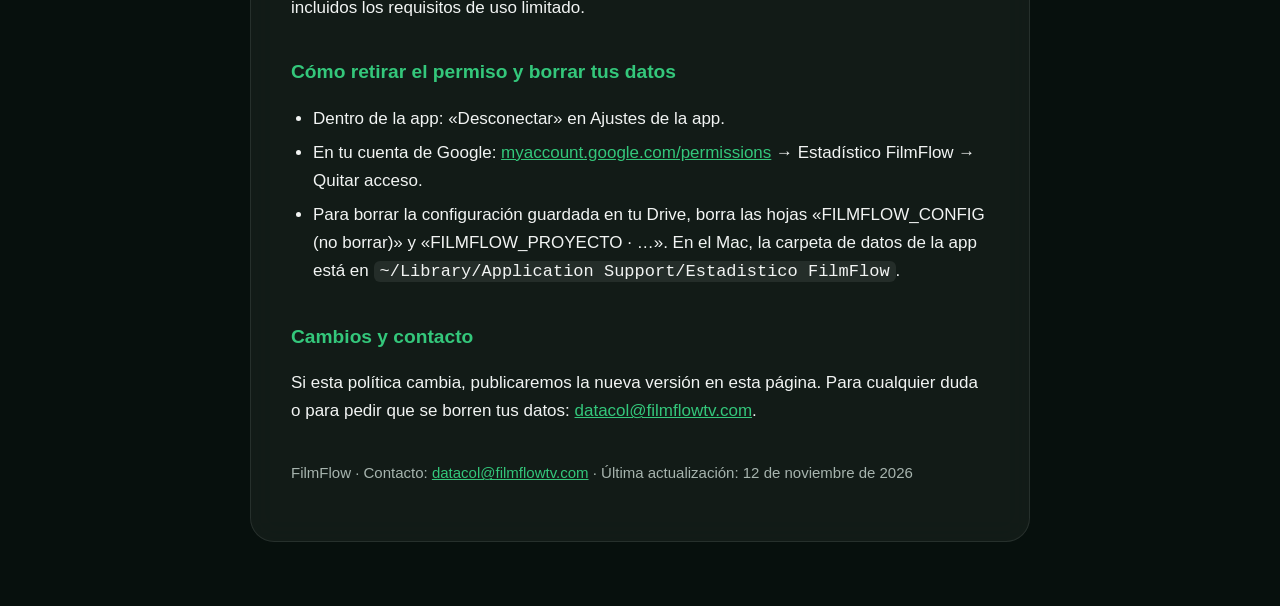
<file: privacidad.html>
<!doctype html>
<html lang="es"><head><meta charset="utf-8"><meta name="viewport" content="width=device-width,initial-scale=1">
<title>Política de privacidad · Estadístico FilmFlow</title>
<link rel="icon" href="app/assets/icono-192.png">
<style>
:root{--v:#34C77B;--bg:#07100D;--s:rgba(20,30,26,.85);--t:#F2F4F3;--m:#A7B4AE;--b:rgba(255,255,255,.09);color-scheme:dark}
*{box-sizing:border-box}html{background:var(--bg)}
body{margin:0;color:var(--t);font:17px/1.65 -apple-system,BlinkMacSystemFont,"Helvetica Neue",Arial,sans-serif;background:#07100D url(fondo.jpg) center top/cover fixed no-repeat}
@supports (-webkit-touch-callout:none){body{background-attachment:scroll}}
nav{display:flex;gap:18px;flex-wrap:wrap;align-items:center;padding:14px 20px;background:rgba(7,16,13,.85);border-bottom:1px solid var(--b);font-size:15px}
nav b{margin-right:auto;color:var(--v)}nav a{color:var(--t);text-decoration:none}nav a:hover{color:var(--v)}
main{max-width:780px;margin:24px auto 64px;padding:clamp(20px,4vw,40px);background:var(--s);border:1px solid var(--b);border-radius:24px;
      -webkit-backdrop-filter:blur(14px);backdrop-filter:blur(14px);margin-left:max(16px,calc(50% - 390px));margin-right:max(16px,calc(50% - 390px))}
h1{font-size:clamp(28px,5vw,38px);margin:.1em 0 .3em;letter-spacing:-.02em}h2{color:var(--v);margin-top:1.8em;font-size:1.2rem}
a{color:var(--v)}ul{padding-left:22px}li{margin:.35em 0}.m{color:var(--m);font-size:15px}code{background:rgba(255,255,255,.08);padding:1px 6px;border-radius:6px}
</style></head><body>
<nav><b>Estadístico FilmFlow</b><a href="./">Inicio y descargas</a><a href="privacidad.html">Política de privacidad</a><a href="terminos.html">Condiciones del servicio</a></nav>
<main>
<h1>Política de privacidad</h1>
<p>Esta política explica qué datos usa <b>Estadístico FilmFlow</b> («la app»: la aplicación para Mac y la versión para iPhone/iPad en
<a href="app/">filmflowestadistico.github.io/app</a>) y qué hace con ellos. La app es una herramienta interna de FilmFlow para data managers
de producciones audiovisuales: lee los reportes de Silverstack y llena las hojas de Google Sheets del proyecto.</p>

<h2>Qué datos de Google usa la app y para qué</h2>
<ul>
<li><b>Tu correo de Google</b> (<code>userinfo.email</code>, <code>openid</code>): para mostrarte con qué cuenta estás conectado y para que tus proyectos se sincronicen entre tu Mac y tu celular.</li>
<li><b>Tus hojas de Google Sheets</b> (<code>spreadsheets</code>): la app lee las hojas que TÚ conectas a cada proyecto (el estatus de tarjetas y el estadístico) para mostrarte el resumen del rodaje y comparar las dos hojas, y escribe en ellas el día de rodaje o una corrección <b>solo cuando tú lo apruebas</b>, después de mostrarte exactamente qué va a cambiar. No abre otras hojas.</li>
<li><b>Archivos que crea la propia app</b> (<code>drive.file</code>): la app crea en tu Google Drive una hoja llamada «FILMFLOW_CONFIG (no borrar)» con la configuración de tus proyectos (qué hojas usa cada uno, sus rollos y cámaras), para que el Mac y el celular tengan lo mismo; y, si compartes un proyecto con tu equipo, una hoja «FILMFLOW_PROYECTO · …» con esa misma configuración. Con este permiso la app solo puede ver los archivos que ella misma creó o que tú abriste con ella; no ve el resto de tu Drive.</li>
<li><b>Compartir con tu equipo</b> (<code>drive</code>, solo si usas «Equipo del proyecto» y solo para la cuenta que comparte): cuando agregas a una persona a un proyecto, la app le da acceso (editar o solo ver, como elijas) a las hojas conectadas a ese proyecto y le envía la invitación. Cuando la quitas, le quita ese acceso. Este permiso se pide únicamente en ese momento y solo se usa para eso.</li>
</ul>

<h2>Otros datos</h2>
<ul><li><b>Los reportes PDF de Silverstack</b> que eliges se leen en tu propio equipo (computador o celular); no se envían a ningún servidor.</li></ul>

<h2>Dónde se guardan</h2>
<p>La app funciona en tu equipo. El permiso de acceso de Google (token) y tu configuración se guardan solo en tu equipo y en las hojas de tu
propio Google Drive descritas arriba. <b>FilmFlow no tiene servidores</b> que reciban, almacenen o procesen tus datos de Google, el contenido
de tus hojas ni tus PDF.</p>

<h2>Con quién se comparten</h2>
<p>Con nadie, salvo con las personas que TÚ agregas al equipo de un proyecto (y solo las hojas de ese proyecto). No vendemos, transferimos ni
compartimos tus datos con terceros, ni los usamos para publicidad ni para entrenar modelos de inteligencia artificial.</p>

<h2>Uso de la información de Google</h2>
<p>El uso y la transferencia a cualquier otra aplicación de la información recibida de las API de Google se ajustan a la
<a href="https://developers.google.com/terms/api-services-user-data-policy" target="_blank" rel="noopener">Política de datos de usuario de los servicios de API de Google</a>,
incluidos los requisitos de uso limitado.</p>

<h2>Cómo retirar el permiso y borrar tus datos</h2>
<ul>
<li>Dentro de la app: «Desconectar» en Ajustes de la app.</li>
<li>En tu cuenta de Google: <a href="https://myaccount.google.com/permissions" target="_blank" rel="noopener">myaccount.google.com/permissions</a> → Estadístico FilmFlow → Quitar acceso.</li>
<li>Para borrar la configuración guardada en tu Drive, borra las hojas «FILMFLOW_CONFIG (no borrar)» y «FILMFLOW_PROYECTO · …». En el Mac, la carpeta de datos de la app está en <code>~/Library/Application Support/Estadistico FilmFlow</code>.</li>
</ul>

<h2>Cambios y contacto</h2>
<p>Si esta política cambia, publicaremos la nueva versión en esta página. Para cualquier duda o para pedir que se borren tus datos:
<a href="mailto:datacol@filmflowtv.com">datacol@filmflowtv.com</a>.</p>
<p class="m" style="margin-top:2.4em">FilmFlow · Contacto: <a href="mailto:datacol@filmflowtv.com">datacol@filmflowtv.com</a> · Última actualización: 12 de noviembre de 2026</p>
</main></body></html>
</file>
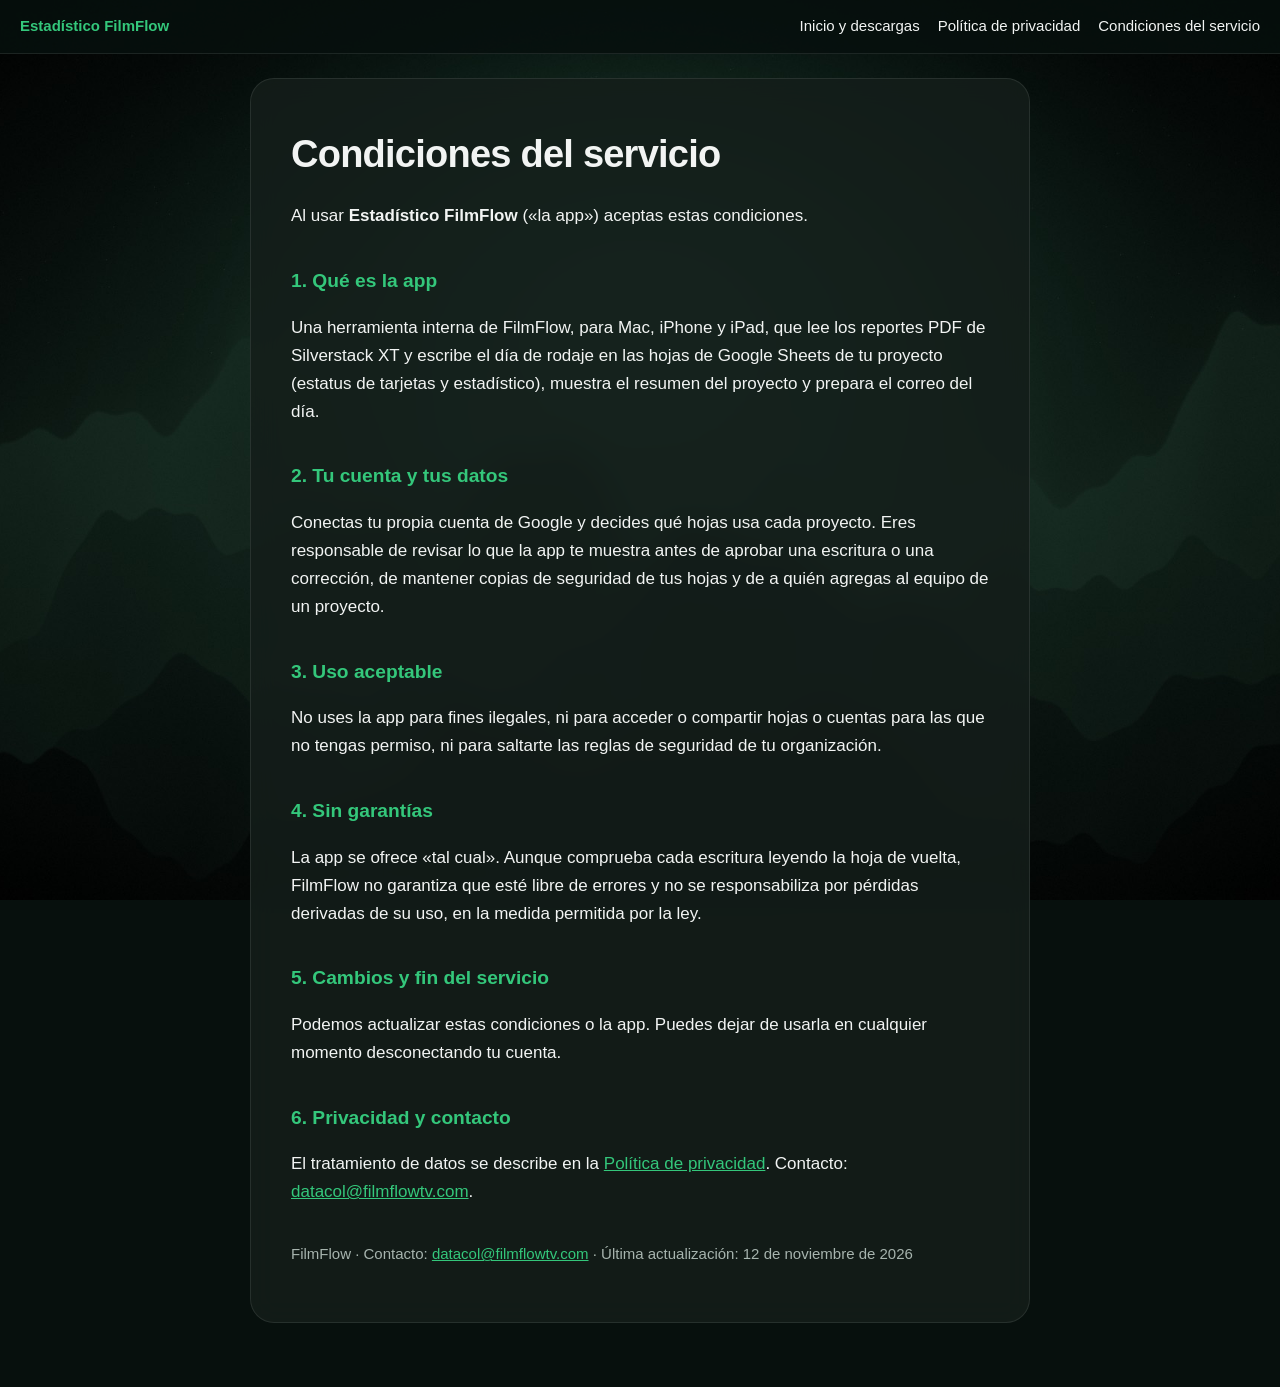
<file: terminos.html>
<!doctype html>
<html lang="es"><head><meta charset="utf-8"><meta name="viewport" content="width=device-width,initial-scale=1">
<title>Condiciones del servicio · Estadístico FilmFlow</title>
<link rel="icon" href="app/assets/icono-192.png">
<style>
:root{--v:#34C77B;--bg:#07100D;--s:rgba(20,30,26,.85);--t:#F2F4F3;--m:#A7B4AE;--b:rgba(255,255,255,.09);color-scheme:dark}
*{box-sizing:border-box}html{background:var(--bg)}
body{margin:0;color:var(--t);font:17px/1.65 -apple-system,BlinkMacSystemFont,"Helvetica Neue",Arial,sans-serif;background:#07100D url(fondo.jpg) center top/cover fixed no-repeat}
@supports (-webkit-touch-callout:none){body{background-attachment:scroll}}
nav{display:flex;gap:18px;flex-wrap:wrap;align-items:center;padding:14px 20px;background:rgba(7,16,13,.85);border-bottom:1px solid var(--b);font-size:15px}
nav b{margin-right:auto;color:var(--v)}nav a{color:var(--t);text-decoration:none}nav a:hover{color:var(--v)}
main{max-width:780px;margin:24px auto 64px;padding:clamp(20px,4vw,40px);background:var(--s);border:1px solid var(--b);border-radius:24px;
      -webkit-backdrop-filter:blur(14px);backdrop-filter:blur(14px);margin-left:max(16px,calc(50% - 390px));margin-right:max(16px,calc(50% - 390px))}
h1{font-size:clamp(28px,5vw,38px);margin:.1em 0 .3em;letter-spacing:-.02em}h2{color:var(--v);margin-top:1.8em;font-size:1.2rem}
a{color:var(--v)}ul{padding-left:22px}li{margin:.35em 0}.m{color:var(--m);font-size:15px}code{background:rgba(255,255,255,.08);padding:1px 6px;border-radius:6px}
</style></head><body>
<nav><b>Estadístico FilmFlow</b><a href="./">Inicio y descargas</a><a href="privacidad.html">Política de privacidad</a><a href="terminos.html">Condiciones del servicio</a></nav>
<main>
<h1>Condiciones del servicio</h1>
<p>Al usar <b>Estadístico FilmFlow</b> («la app») aceptas estas condiciones.</p>
<h2>1. Qué es la app</h2>
<p>Una herramienta interna de FilmFlow, para Mac, iPhone y iPad, que lee los reportes PDF de Silverstack XT y escribe el día de rodaje en las
hojas de Google Sheets de tu proyecto (estatus de tarjetas y estadístico), muestra el resumen del proyecto y prepara el correo del día.</p>
<h2>2. Tu cuenta y tus datos</h2>
<p>Conectas tu propia cuenta de Google y decides qué hojas usa cada proyecto. Eres responsable de revisar lo que la app te muestra antes de
aprobar una escritura o una corrección, de mantener copias de seguridad de tus hojas y de a quién agregas al equipo de un proyecto.</p>
<h2>3. Uso aceptable</h2>
<p>No uses la app para fines ilegales, ni para acceder o compartir hojas o cuentas para las que no tengas permiso, ni para saltarte las reglas
de seguridad de tu organización.</p>
<h2>4. Sin garantías</h2>
<p>La app se ofrece «tal cual». Aunque comprueba cada escritura leyendo la hoja de vuelta, FilmFlow no garantiza que esté libre de errores y
no se responsabiliza por pérdidas derivadas de su uso, en la medida permitida por la ley.</p>
<h2>5. Cambios y fin del servicio</h2>
<p>Podemos actualizar estas condiciones o la app. Puedes dejar de usarla en cualquier momento desconectando tu cuenta.</p>
<h2>6. Privacidad y contacto</h2>
<p>El tratamiento de datos se describe en la <a href="privacidad.html">Política de privacidad</a>. Contacto:
<a href="mailto:datacol@filmflowtv.com">datacol@filmflowtv.com</a>.</p>
<p class="m" style="margin-top:2.4em">FilmFlow · Contacto: <a href="mailto:datacol@filmflowtv.com">datacol@filmflowtv.com</a> · Última actualización: 12 de noviembre de 2026</p>
</main></body></html>
</file>
<file: app/paleta.css>
:root{--fondo:#F5F5F7;--lateral:#E9E9EC;--superficie:#FFFFFF;--campo:#FFFFFF;--boton:#FFFFFF;--boton-hover:#F0F0F3;--boton-pulsado:#E3E3E8;--separador:#E0E0E5;--borde-campo:#C9C9CF;--texto:#1D1D1F;--texto2:#5F5F65;--texto-off:#A1A1A8;--acento:#00B85A;--acento-hover:#00A651;--acento-pulsado:#008F46;--acento-ui:#009A4E;--acento-texto:#066F3C;--sobre-acento:#04130A;--seleccion:#D5F1E1;--exito:#087A42;--aviso:#8F5600;--error:#C4001A;--info:#5F5F65;--aviso-fondo:#FFF3D6;--error-fondo:#FDE4E4;--exito-fondo:#DDF3E6;color-scheme:light}
@media (prefers-color-scheme: dark){:root:not([data-tema="claro"]){--fondo:#171918;--lateral:#1C1F1D;--superficie:#242725;--campo:#1B1D1C;--boton:#303432;--boton-hover:#3A3F3C;--boton-pulsado:#262A28;--separador:#383C3A;--borde-campo:#454A47;--texto:#F2F4F3;--texto2:#A9B1AC;--texto-off:#707975;--acento:#00B85A;--acento-hover:#1FCB72;--acento-pulsado:#009B4B;--acento-ui:#00B85A;--acento-texto:#2BD97A;--sobre-acento:#06140B;--seleccion:#1F4A33;--exito:#2BD97A;--aviso:#F0B03A;--error:#FF7B72;--info:#A9B1AC;--aviso-fondo:#3A311B;--error-fondo:#3E2423;--exito-fondo:#173A28;color-scheme:dark}}
:root[data-tema="oscuro"]{--fondo:#171918;--lateral:#1C1F1D;--superficie:#242725;--campo:#1B1D1C;--boton:#303432;--boton-hover:#3A3F3C;--boton-pulsado:#262A28;--separador:#383C3A;--borde-campo:#454A47;--texto:#F2F4F3;--texto2:#A9B1AC;--texto-off:#707975;--acento:#00B85A;--acento-hover:#1FCB72;--acento-pulsado:#009B4B;--acento-ui:#00B85A;--acento-texto:#2BD97A;--sobre-acento:#06140B;--seleccion:#1F4A33;--exito:#2BD97A;--aviso:#F0B03A;--error:#FF7B72;--info:#A9B1AC;--aviso-fondo:#3A311B;--error-fondo:#3E2423;--exito-fondo:#173A28;color-scheme:dark}
:root[data-tema="claro"]{--fondo:#F5F5F7;--lateral:#E9E9EC;--superficie:#FFFFFF;--campo:#FFFFFF;--boton:#FFFFFF;--boton-hover:#F0F0F3;--boton-pulsado:#E3E3E8;--separador:#E0E0E5;--borde-campo:#C9C9CF;--texto:#1D1D1F;--texto2:#5F5F65;--texto-off:#A1A1A8;--acento:#00B85A;--acento-hover:#00A651;--acento-pulsado:#008F46;--acento-ui:#009A4E;--acento-texto:#066F3C;--sobre-acento:#04130A;--seleccion:#D5F1E1;--exito:#087A42;--aviso:#8F5600;--error:#C4001A;--info:#5F5F65;--aviso-fondo:#FFF3D6;--error-fondo:#FDE4E4;--exito-fondo:#DDF3E6;color-scheme:light}
</file>
<file: app/styles.css>
/* Estadístico FilmFlow · iPhone. Colores: los mismos de la app del Mac (paleta.css). Pensado para dedos: 48 px mínimo, zonas seguras, sin zoom. */
*{box-sizing:border-box;-webkit-tap-highlight-color:transparent}
:root{--r-tj:22px;--r-ch:14px;--alto-tab:58px;--fijo:0px;--cab:58px}
html{-webkit-text-size-adjust:100%;scroll-padding-top:70px}
body{margin:0;background:var(--fondo);color:var(--texto);font:16px/1.42 -apple-system,BlinkMacSystemFont,"SF Pro Text","Helvetica Neue",Arial,sans-serif;
  padding-bottom:calc(var(--alto-tab) + env(safe-area-inset-bottom) + var(--fijo) + 22px);overscroll-behavior-y:contain;-webkit-font-smoothing:antialiased}
button,input,select,textarea{font-family:inherit}
a{color:var(--acento-texto)}
svg{display:block}

/* ---------- barra superior ---------- */
header.barra{position:sticky;top:0;z-index:20;display:flex;align-items:center;gap:10px;min-height:var(--cab);
  padding:calc(8px + env(safe-area-inset-top)) 14px 8px;background:color-mix(in srgb,var(--lateral) 88%,transparent);
  -webkit-backdrop-filter:saturate(1.6) blur(18px);backdrop-filter:saturate(1.6) blur(18px);border-bottom:1px solid var(--separador)}
header.barra img{height:28px;width:auto;flex:none}
.proyecto-btn{flex:1;min-width:0;display:grid;grid-template-columns:1fr 20px;grid-template-rows:auto auto;column-gap:6px;align-items:center;text-align:left;
  background:var(--campo);color:var(--texto);border:1px solid var(--borde-campo);border-radius:15px;padding:5px 10px 6px 12px;min-height:44px}
.proyecto-btn .p-etq{grid-column:1;font-size:10.5px;letter-spacing:.04em;text-transform:uppercase;color:var(--texto2);line-height:1.1}
.proyecto-btn .p-nom{grid-column:1;font-size:16px;font-weight:650;white-space:nowrap;overflow:hidden;text-overflow:ellipsis;line-height:1.2}
.proyecto-btn .p-flecha{grid-column:2;grid-row:1/3;width:20px;height:20px;stroke:var(--texto2);fill:none;stroke-width:2;stroke-linecap:round;stroke-linejoin:round}
.icono-btn{flex:none;background:var(--boton);color:var(--texto);border:1px solid var(--separador);border-radius:50%;width:44px;height:44px;display:grid;place-items:center;padding:0}
.icono-btn svg{width:22px;height:22px;stroke:currentColor;fill:none;stroke-width:1.9;stroke-linecap:round;stroke-linejoin:round}
.icono-btn.gira svg{animation:g 1s linear infinite}
#progreso{position:fixed;left:0;right:0;top:0;height:3px;z-index:90;opacity:0;transition:opacity .25s;pointer-events:none;overflow:hidden}
#progreso.on{opacity:1}
#progreso i{display:block;height:100%;width:35%;background:var(--acento);border-radius:0 3px 3px 0;animation:prog 1.1s ease-in-out infinite}
@keyframes prog{0%{margin-left:-35%}100%{margin-left:100%}}
.franja{margin:0;padding:8px 14px;font-size:13.5px;font-weight:600;text-align:center;background:var(--aviso-fondo);color:var(--aviso)}
.franja[hidden]{display:none}

main{max-width:720px;margin:0 auto;padding:6px 14px 8px}
main.carga>*{opacity:.5;transition:opacity .2s}
.cab-pagina{padding:10px 4px 8px}
.cab-pagina h1{margin:0;font-size:31px;line-height:1.1;letter-spacing:-.02em;font-weight:760}
.cab-pagina p{margin:4px 0 0;color:var(--texto2);font-size:14px}
h3{margin:0;font-size:17px;line-height:1.25}h4{margin:14px 0 6px;font-size:15px}
p{margin:6px 0}
.sub{color:var(--texto2);font-size:14.5px}.nota{color:var(--texto2);font-size:13px}
.pie{margin:14px 4px 26px}
hr{border:0;border-top:1px solid var(--separador);margin:14px 0}
/* Equipo del proyecto (Ajustes) */
.equipo .persona{display:flex;align-items:flex-start;gap:12px;padding:12px 0;border-top:1px solid var(--separador)}
.equipo .persona:first-of-type{border-top:0}
.equipo .persona-txt{flex:1;min-width:0}.equipo .persona-txt b{margin-right:6px;overflow-wrap:anywhere}
.equipo .persona-txt .sub{margin:2px 0 0;overflow-wrap:anywhere}
.equipo .formulario{margin-top:12px}

/* ---------- tarjetas, chips, avisos ---------- */
.tarjeta{background:var(--superficie);border:1px solid var(--separador);border-radius:var(--r-tj);padding:16px;margin:0 0 14px}
.tarjeta.vacia{text-align:center;padding:34px 18px}
.tarjeta.vacia h3{margin-top:6px}
.tarjeta.vacia .btn{margin-top:12px}
.grande{font-size:38px;line-height:1;margin-bottom:8px}.grande.error{color:var(--error)}.grande.aviso{color:var(--aviso)}.grande.info,.grande.carga{color:var(--texto2)}
.tj-titulo{display:flex;align-items:center;justify-content:space-between;gap:10px;margin-bottom:8px;flex-wrap:wrap}
.tj-cab{display:flex;align-items:center;gap:8px;flex-wrap:wrap;row-gap:4px}.espacio{flex:1}
.chip{display:inline-flex;align-items:center;border-radius:99px;padding:3px 11px;font-size:12.5px;font-weight:650;background:var(--boton);color:var(--texto2);white-space:nowrap;border:1px solid var(--separador)}
.chip.exito{background:var(--exito-fondo);color:var(--exito);border-color:transparent}.chip.aviso{background:var(--aviso-fondo);color:var(--aviso);border-color:transparent}.chip.error{background:var(--error-fondo);color:var(--error);border-color:transparent}
.estado{display:flex;gap:10px;align-items:flex-start;margin:8px 0;font-size:14.5px;white-space:pre-line;line-height:1.38}
.estado .ico{flex:none;width:20px;height:20px;border-radius:50%;display:grid;place-items:center;font-size:12px;margin-top:1px;background:var(--boton)}
.estado.ok .ico{background:var(--exito-fondo);color:var(--exito)}.estado.aviso{color:var(--texto)}.estado.aviso .ico{background:var(--aviso-fondo);color:var(--aviso)}
.estado.error .ico{background:var(--error-fondo);color:var(--error)}.estado.error{color:var(--error)}.estado.info .ico{color:var(--texto2)}
.aviso-txt{color:var(--aviso)}

/* ---------- botones ---------- */
.btn{display:inline-flex;align-items:center;justify-content:center;gap:6px;background:var(--boton);color:var(--texto);border:1px solid var(--separador);border-radius:16px;
  padding:11px 18px;font-size:16px;font-weight:650;text-decoration:none;min-height:48px;line-height:1.15;text-align:center}
.btn.acento{background:var(--acento);border-color:var(--acento);color:var(--sobre-acento)}
.btn.mini{padding:7px 14px;min-height:40px;font-size:14.5px;border-radius:13px}
.btn.peligro{color:var(--error)}
.btn:disabled{opacity:.42}.btn:active:not(:disabled){filter:brightness(.9);transform:scale(.985)}
.grande-btn{width:100%;margin-top:12px;font-size:17px;min-height:54px}
.barra-mini{display:flex;flex-wrap:wrap;gap:8px;align-items:center;margin:10px 0 2px}
.barra-mini.llena .btn{flex:1;white-space:nowrap}
.segmentado{display:flex;background:var(--campo);border:1px solid var(--separador);border-radius:16px;padding:3px;gap:3px;margin:10px 0;overflow-x:auto;scrollbar-width:none}
.segmentado::-webkit-scrollbar{display:none}
.seg{flex:1 1 0;min-width:0;border:0;background:transparent;color:var(--texto2);border-radius:13px;padding:10px 4px;min-height:44px;font-size:14px;font-weight:650;white-space:nowrap}
.seg.on{background:var(--acento);color:var(--sobre-acento)}
.casilla{display:flex;gap:12px;align-items:flex-start;margin:10px 0;cursor:pointer;min-height:30px}
.casilla input{position:absolute;opacity:0;width:0;height:0}
.casilla .caja{flex:none;width:26px;height:26px;border:2px solid var(--borde-campo);border-radius:8px;background:var(--campo);margin-top:0}
.casilla input:checked+.caja{background:var(--acento-ui);border-color:var(--acento-ui)}
.casilla input:checked+.caja::after{content:"";display:block;width:7px;height:13px;border:solid var(--sobre-acento);border-width:0 3px 3px 0;margin:2px 0 0 7px;transform:rotate(45deg)}
.casilla .txt{font-size:15.5px;line-height:1.35;padding-top:2px}
.sangria{margin-left:38px}

/* ---------- plegables ---------- */
details.plegable{background:var(--superficie);border:1px solid var(--separador);border-radius:var(--r-tj);margin:0 0 14px;overflow:hidden}
details.plegable>summary{list-style:none;display:flex;align-items:center;gap:10px;padding:15px 16px;cursor:pointer;min-height:56px}
details.plegable>summary::-webkit-details-marker{display:none}
details.plegable>summary .tit{flex:1;min-width:0;font-weight:700;font-size:16.5px;line-height:1.25}
details.plegable>summary .tit small{display:block;font-weight:500;font-size:13px;color:var(--texto2);margin-top:2px}
details.plegable>summary::after{content:"";flex:none;width:9px;height:9px;border:solid var(--texto2);border-width:0 2.2px 2.2px 0;transform:rotate(45deg);margin:-4px 4px 0 2px;transition:transform .2s}
details.plegable[open]>summary::after{transform:rotate(-135deg);margin-top:4px}
details.plegable>.cuerpo{padding:0 16px 16px}
details.plegable.simple{background:transparent;border:0;border-radius:0;margin:10px 0}
details.plegable.simple>summary{padding:8px 0;min-height:44px;color:var(--acento-texto);font-weight:650}
details.plegable.simple>summary .tit{font-weight:650;font-size:15px}
details.plegable.simple>.cuerpo{padding:0}

/* ---------- resumen ---------- */
.cifras{display:grid;grid-template-columns:1fr 1fr;gap:10px;margin-bottom:14px}
.metrica{background:var(--superficie);border:1px solid var(--separador);border-radius:20px;padding:13px 15px;min-width:0}
.metrica.ancha{grid-column:1/-1;padding:18px;background:linear-gradient(135deg,var(--superficie) 0%,color-mix(in srgb,var(--acento) 14%,var(--superficie)) 100%)}
.m-t{color:var(--texto2);font-size:13px;display:flex;gap:6px;align-items:center}
.m-v{font-size:25px;font-weight:760;margin:3px 0 1px;letter-spacing:-.01em;white-space:nowrap;overflow:hidden;text-overflow:ellipsis}
.metrica.ancha .m-v{font-size:40px}
.m-s{color:var(--texto2);font-size:12.5px;min-height:16px}
.barra{margin:11px 0}
.b-t{display:flex;align-items:center;gap:8px;font-size:15px}.b-n{font-weight:650;flex:1}.b-p{color:var(--texto2);font-size:13px}
.pista{height:9px;border-radius:5px;background:var(--separador);overflow:hidden;margin-top:6px}
.relleno{height:100%;border-radius:5px;background:var(--acento-ui)}
.punto{display:inline-block;width:12px;height:12px;border-radius:50%;margin-right:7px;flex:none}.punto.grande{width:24px;height:24px;margin:0}
.centro{display:flex;justify-content:center;margin:2px 0 8px}
.dona{width:178px;height:178px}.dona .d-v{fill:var(--texto);font-size:19px;font-weight:700}.dona .d-s{fill:var(--texto2);font-size:11px}
.desliza{overflow-x:auto;-webkit-overflow-scrolling:touch;margin:8px -16px;padding:0 16px;scrollbar-width:none}
.desliza::-webkit-scrollbar{display:none}
table.tabla{border-collapse:collapse;width:100%;font-size:14px}
.tabla th{color:var(--texto2);font-weight:600;font-size:12.5px;text-align:left;padding:6px 8px;border-bottom:1px solid var(--separador);white-space:nowrap}
.tabla td{padding:9px 8px;border-bottom:1px solid var(--separador);white-space:nowrap}.tabla .d{text-align:right}.tabla .neg{font-weight:700}
.tabla .acento-texto{color:var(--acento-texto)}.tabla .t2{color:var(--texto2)}
.col{fill:color-mix(in srgb,var(--acento-ui) 45%,var(--superficie))}.col.ult,.col.sel{fill:var(--acento-ui)}.eje{fill:var(--texto2)}.rej{stroke:var(--separador);stroke-width:1}
.prom{stroke:var(--aviso);stroke-width:1.5;stroke-dasharray:4 3}.prom-t{fill:var(--aviso);font-weight:700;paint-order:stroke;stroke:var(--superficie);stroke-width:4px;stroke-linejoin:round}
.prom-fondo{fill:var(--superficie);stroke:color-mix(in srgb,var(--aviso) 45%,transparent);stroke-width:1}.prom-fondo~.prom-t{stroke:none}
.grafico svg{touch-action:pan-y;-webkit-user-select:none;user-select:none;-webkit-tap-highlight-color:transparent}
.tip rect{fill:var(--boton);stroke:var(--separador)}.tip text{fill:var(--texto)}
.g-pie{margin:6px 0 0;font-size:13px;line-height:1.35}.g-raya{display:inline-block;width:18px;border-top:2px dashed var(--aviso);vertical-align:middle;margin-right:4px}
.prev{margin:12px 0}
.kv{display:flex;justify-content:space-between;gap:14px;padding:8px 0;text-align:right;border-bottom:1px solid var(--separador)}.kv:last-child{border:0}
.kv span:first-child{text-align:left;flex:none}
/* una cámara = una fila (en vez de una tabla ancha) */
.unidad-ref{font-size:12.5px;color:var(--texto2);margin-left:19px}

/* ---------- hoja de Google (vista previa) ---------- */
table.hoja{border-collapse:separate;border-spacing:1px;background:#D0D0D0;font:12px "Lucida Sans","Helvetica Neue",Arial,sans-serif;color:#000;border-radius:8px;overflow:hidden}
.hoja th{color:#fff;padding:5px 7px;text-align:left;font-weight:700;white-space:nowrap;font-size:11px}.hoja td{padding:5px 7px;white-space:nowrap;background:#fff;font-size:12px}
.hoja tr>:first-child{position:sticky;left:0;z-index:1}
.banner{background:var(--superficie);border:1px solid var(--separador);border-left:5px solid var(--acento);border-radius:16px;padding:13px 15px;margin:0 0 14px;font-weight:650;font-size:15px;line-height:1.38}
.decision{margin-top:12px}
.pista-dedo{font-size:12px;color:var(--texto2);margin:4px 0 0;text-align:right}

/* ---------- registrar ---------- */
.pasos-reg{display:flex;align-items:flex-start;margin:4px 2px 16px}
.paso-reg{flex:1;display:flex;flex-direction:column;align-items:center;gap:5px;position:relative;font-size:12.5px;color:var(--texto2);text-align:center;font-weight:600}
.paso-reg::before{content:"";position:absolute;top:15px;right:50%;width:100%;height:2px;background:var(--separador);z-index:0}
.paso-reg:first-child::before{display:none}
.paso-reg b{position:relative;z-index:1;width:31px;height:31px;border-radius:50%;display:grid;place-items:center;background:var(--boton);border:2px solid var(--separador);font-size:14px;color:var(--texto2)}
.paso-reg.on{color:var(--texto)}.paso-reg.on b{background:var(--acento);border-color:var(--acento);color:var(--sobre-acento)}
.paso-reg.hecho b{background:var(--exito-fondo);border-color:var(--acento-ui);color:var(--exito)}.paso-reg.hecho::before,.paso-reg.on::before{background:var(--acento-ui)}
.pdf-zona{display:flex;flex-direction:column;align-items:center;gap:6px;border:2px dashed var(--borde-campo);border-radius:20px;padding:22px 14px;text-align:center;margin:12px 0;background:var(--campo)}
.pdf-zona.listo{border-style:solid;border-color:var(--acento-ui);background:var(--exito-fondo)}
.pdf-zona .ico-pdf{width:46px;height:46px;border-radius:14px;display:grid;place-items:center;background:var(--boton);border:1px solid var(--separador)}
.pdf-zona .ico-pdf svg{width:26px;height:26px;stroke:var(--acento-texto);fill:none;stroke-width:1.8;stroke-linecap:round;stroke-linejoin:round}
.pdf-zona .nombre{font-weight:650;overflow-wrap:anywhere;font-size:16px;line-height:1.3;text-wrap:balance}
.pdf-fila{display:flex;align-items:center;gap:10px;margin:10px 0;flex-wrap:wrap}
.quellenar{margin:12px 0 4px}
#accion-fija{position:fixed;left:0;right:0;z-index:25;bottom:calc(var(--alto-tab) + env(safe-area-inset-bottom));padding:10px 14px;
  background:color-mix(in srgb,var(--fondo) 90%,transparent);-webkit-backdrop-filter:blur(14px);backdrop-filter:blur(14px);border-top:1px solid var(--separador)}
#accion-fija[hidden]{display:none}
#accion-fija .in{max-width:720px;margin:0 auto}
#accion-fija .btn{width:100%;min-height:54px;font-size:17px}
#accion-fija .resumen-accion{font-size:12.5px;color:var(--texto2);text-align:center;margin:0 0 7px}

/* ---------- formularios ---------- */
.formulario{background:var(--superficie);border:1px solid var(--separador);border-radius:var(--r-tj);padding:16px;margin:0 0 14px}
.formulario label{display:block;margin:14px 0 4px;font-size:14px;color:var(--texto2);font-weight:550}
.formulario label.casilla,.formulario label.radio,.formulario label.color{margin:10px 0;color:var(--texto);font-weight:400}
.formulario label.casilla,.formulario label.radio{display:flex}                                 /* si no, «label{display:block}» deja la casilla como una raya encima del texto */
.rollo-imp .casilla .txt{display:flex;align-items:center;gap:10px;flex-wrap:wrap}
/* importar rollos: cada rollo en su bloque y los datos de dos en dos (8 rollos ya no son una lista eterna) */
.rollo-imp{display:grid;grid-template-columns:repeat(2,minmax(0,1fr));gap:0 12px;padding:12px 0 6px;border-top:1px solid var(--separador)}
.rollo-imp>.casilla,.rollo-imp>.nota{grid-column:1/-1}
.formulario .rollo-imp>label:not(.casilla){margin:6px 0 2px}
input:not([type=checkbox]):not([type=radio]),select,textarea{width:100%;background:var(--campo);color:var(--texto);border:1px solid var(--borde-campo);border-radius:14px;padding:12px 13px;font-size:16px;margin-top:5px;min-height:48px;-webkit-appearance:none;appearance:none}
select{background-image:linear-gradient(45deg,transparent 50%,var(--texto2) 50%),linear-gradient(135deg,var(--texto2) 50%,transparent 50%);background-position:calc(100% - 20px) 21px,calc(100% - 14px) 21px;background-size:6px 6px;background-repeat:no-repeat;padding-right:36px}
input:focus,select:focus{outline:2px solid var(--acento-ui);outline-offset:1px}
.formulario .botones,.botones{display:flex;gap:10px;justify-content:flex-end;margin-top:16px}
.botones .btn{flex:1}
.radios{display:flex;gap:10px;flex-wrap:wrap}
.radio{display:flex;gap:8px;align-items:center;padding:9px 13px;border:1px solid var(--separador);border-radius:99px;background:var(--campo)}.radio input{width:auto;margin:0;min-height:0;accent-color:var(--acento-ui)}
.colores{display:flex;gap:8px;flex-wrap:wrap;margin:8px 0}
.color input{position:absolute;opacity:0;width:0;height:0}
.color span{display:inline-flex;align-items:center;justify-content:center;width:42px;height:42px;border-radius:50%;border:3px solid transparent;color:#000;font-weight:700;font-size:13px}
.color input:checked+span{border-color:var(--texto);box-shadow:0 0 0 2px var(--superficie) inset}
.color .hoja-color{width:auto;border-radius:21px;padding:0 14px;background:var(--boton);color:var(--texto);border:3px solid transparent}

/* ---------- listas (ajustes, rollos, hojas) ---------- */
.fila-hoja{margin:6px 0 4px}
.fila-hoja .nota:first-child{letter-spacing:.03em;font-weight:650}
.fila-cuenta{display:flex;gap:14px;align-items:center}
.g-logo{flex:none;width:46px;height:46px;border-radius:50%;background:#fff;color:#4285F4;font-weight:800;font-size:25px;display:flex;align-items:center;justify-content:center;border:1px solid var(--separador)}
.titulo-ok{font-size:17px;font-weight:700;color:var(--exito);margin:0}.titulo-mal{font-size:17px;font-weight:700;color:var(--error);margin:0}
.guia{display:flex;gap:10px;align-items:center;background:var(--seleccion);border-radius:18px;padding:13px 15px;margin:0 0 14px;flex-wrap:wrap}
.item{margin:8px 0}.fila-info{display:flex;gap:8px;align-items:center;flex-wrap:wrap;margin-top:10px}
ol.pasos{margin:8px 0 8px 20px;padding:0;font-size:14.5px}ol.pasos li{margin:6px 0}
.tarjeta.sync{border-color:color-mix(in srgb,var(--acento) 40%,var(--separador))}
.grupo-t{margin:20px 6px 8px;font-size:13px;font-weight:700;letter-spacing:.05em;text-transform:uppercase;color:var(--texto2)}

/* ---------- correo ---------- */
.papel{background:#fff;color:#202124;border:1px solid #e0e0e0;border-radius:16px;padding:14px}
.papel hr{border-color:#e0e0e0}
.texto-correo{font:14px/1.38 "Helvetica Neue",Arial,sans-serif;outline:none;min-height:120px;-webkit-user-select:text;user-select:text}
.texto-correo .l.v{line-height:.6}
.papel input.asunto{background:#fff!important;color:#202124!important;border:0!important;padding:4px 0!important;font-weight:700;font-size:15px;margin:0;border-radius:0;min-height:0}

/* ---------- menú inferior ---------- */
nav.tabs{position:fixed;left:0;right:0;bottom:0;z-index:30;display:flex;background:color-mix(in srgb,var(--lateral) 90%,transparent);
  -webkit-backdrop-filter:saturate(1.6) blur(18px);backdrop-filter:saturate(1.6) blur(18px);border-top:1px solid var(--separador);
  padding:5px 6px calc(5px + env(safe-area-inset-bottom));min-height:calc(var(--alto-tab) + env(safe-area-inset-bottom))}
nav.tabs button{flex:1;min-width:0;background:none;border:0;color:var(--texto2);font-size:10.5px;font-weight:600;padding:5px 0 3px;display:flex;flex-direction:column;align-items:center;gap:3px;border-radius:14px}
nav.tabs button svg{width:25px;height:25px;stroke:currentColor;fill:none;stroke-width:1.75;stroke-linecap:round;stroke-linejoin:round}
nav.tabs button.on{color:var(--acento-texto)}
nav.tabs button.on svg{stroke-width:2.2}

/* ---------- ocupado, hojas inferiores, avisos ---------- */
#ocupado{position:fixed;inset:0;z-index:60;background:rgba(0,0,0,.45);display:none;align-items:center;justify-content:center;-webkit-backdrop-filter:blur(3px);backdrop-filter:blur(3px)}
#ocupado.on{display:flex}#ocupado>div{background:var(--superficie);border-radius:22px;padding:24px 26px;max-width:80%;text-align:center;box-shadow:0 12px 40px rgba(0,0,0,.35)}
.giro{width:32px;height:32px;border:3.5px solid var(--separador);border-top-color:var(--acento-ui);border-radius:50%;margin:0 auto 12px;animation:g 1s linear infinite}
@keyframes g{to{transform:rotate(360deg)}}
.sheet-fondo{position:fixed;inset:0;z-index:70;background:rgba(0,0,0,.45);display:none;align-items:flex-end;justify-content:center}
.sheet-fondo.on{display:flex}
.sheet{background:var(--superficie);width:100%;max-width:560px;border-radius:26px 26px 0 0;padding:8px 18px calc(16px + env(safe-area-inset-bottom));max-height:88vh;overflow:auto;
  animation:sube .26s cubic-bezier(.2,.8,.2,1)}
@keyframes sube{from{transform:translateY(40%);opacity:.4}to{transform:none;opacity:1}}
.agarre{width:38px;height:5px;border-radius:3px;background:var(--borde-campo);margin:4px auto 12px}
.sheet h3{font-size:19px;margin:2px 0 6px}
.sheet pre{white-space:pre-wrap;font:inherit;color:var(--texto2);margin:6px 0 14px;font-size:15px;line-height:1.42}
.sheet pre:empty{display:none}
.sheet-botones{display:flex;flex-direction:column;gap:8px;margin-top:6px}
.sheet-botones .btn{width:100%;min-height:52px}
.lista-sheet{display:flex;flex-direction:column;margin:6px 0 10px}
.fila-sheet{display:flex;align-items:center;gap:12px;width:100%;text-align:left;background:transparent;border:0;border-bottom:1px solid var(--separador);padding:15px 4px;color:var(--texto);font-size:17px;min-height:54px}
.fila-sheet:last-child{border-bottom:0}
.fila-sheet .ok{margin-left:auto;color:var(--acento-texto);font-weight:800}
.fila-sheet.on{font-weight:700}
.fila-sheet.accion{color:var(--acento-texto);font-weight:650}
#toast{position:fixed;left:50%;bottom:calc(var(--alto-tab) + env(safe-area-inset-bottom) + var(--fijo) + 16px);transform:translateX(-50%) translateY(10px);background:var(--texto);color:var(--fondo);
  padding:12px 18px;border-radius:18px;z-index:80;width:max-content;max-width:90%;font-size:14.5px;font-weight:550;opacity:0;pointer-events:none;transition:all .22s;box-shadow:0 8px 28px rgba(0,0,0,.3)}
#toast.on{opacity:1;transform:translateX(-50%)}
#toast{left:0;right:0;margin-inline:auto;width:fit-content;max-width:calc(100% - 32px);white-space:normal;text-align:center;box-sizing:border-box;transform:translateY(10px)}
#toast.on{transform:none}

/* ---------- bienvenida ---------- */
.bienvenida{text-align:center;padding:26px 6px 10px}
.bienvenida .logo-grande{width:min(250px,68%);margin:8px auto 22px}
.bienvenida h2{margin:0 0 8px;font-size:26px;letter-spacing:-.01em}
.bienvenida p{color:var(--texto2);font-size:15.5px;margin:6px 10px}
.beneficios{text-align:left;margin:22px 0;display:flex;flex-direction:column;gap:12px}
.beneficio{display:flex;gap:13px;align-items:flex-start;background:var(--superficie);border:1px solid var(--separador);border-radius:18px;padding:13px 15px}
.beneficio .ico{flex:none;width:38px;height:38px;border-radius:12px;display:grid;place-items:center;background:var(--seleccion);font-size:19px}
.beneficio b{display:block;font-size:15.5px}.beneficio span.t{color:var(--texto2);font-size:13.5px}

@media (min-width:700px){main{padding-top:14px}}
@media (prefers-reduced-motion:reduce){*{animation-duration:.01ms!important;transition-duration:.01ms!important}}

/* ---------- primera pantalla (sin cuenta de Google): solo bienvenida ---------- */
body.sin-sesion .barra,body.sin-sesion .tabs,body.sin-sesion #accion-fija,body.sin-sesion #franja{display:none!important}
body.sin-sesion main{min-height:100dvh;display:flex;flex-direction:column;justify-content:center;padding-top:calc(env(safe-area-inset-top) + 16px);padding-bottom:calc(env(safe-area-inset-bottom) + 28px)}
body.sin-sesion .bienvenida{padding-top:8px}
.grande-btn{width:100%;padding:16px 18px;font-size:17px;border-radius:16px}

.franja .enlace{background:none;border:0;color:inherit;font:inherit;font-weight:700;text-decoration:underline;padding:0 0 0 4px}

/* ---------- portada (inicio y descanso): igual que en el Mac ---------- */
#portada{position:fixed;inset:0;z-index:120;background:#07100D url(assets/fondo_bienvenida.jpg) center/cover no-repeat;color:#fff;display:flex;
  align-items:center;justify-content:center;text-align:center;padding:calc(env(safe-area-inset-top) + 20px) 26px calc(env(safe-area-inset-bottom) + 20px);overflow:auto}
#portada[hidden]{display:none}
#portada.con-foto{background-size:cover;background-position:center}
#portada.con-foto::before{content:"";position:absolute;inset:0;background:linear-gradient(180deg,rgba(0,0,0,.35),rgba(0,0,0,.2) 40%,rgba(0,0,0,.55))}
#portada .p-in{position:relative;width:100%;max-width:420px;display:flex;flex-direction:column;align-items:center}
.p-logo{width:min(250px,66vw);height:auto;margin:0 0 26px}
#portada h1{margin:0 0 16px;font-size:clamp(28px,8.4vw,36px);line-height:1.18;letter-spacing:-.015em;color:#fff;font-weight:800}
#portada h1 span{color:#34C77B}
.p-txt{margin:0 6px 30px;color:#9FB5AA;font-size:15.5px;line-height:1.5}
.p-google{display:flex;align-items:center;justify-content:center;gap:12px;width:100%;max-width:330px;height:54px;border:0;border-radius:27px;background:#fff;color:#1D2421;
  font:700 16px/1 system-ui,-apple-system,sans-serif;box-shadow:0 8px 26px rgba(0,0,0,.35)}
.p-google:active{background:#F1F5F3}
.p-nota{margin:22px 0 0;color:#9FB5AA;font-size:13px}
#portada.descanso{cursor:pointer}
.p-hora{font-size:clamp(64px,22vw,92px);font-weight:800;letter-spacing:-.03em;line-height:1;margin-top:6px;text-shadow:0 2px 14px rgba(0,0,0,.5)}
.p-fecha{margin-top:12px;font-size:18px;font-weight:700;color:#4FE095;text-shadow:0 2px 10px rgba(0,0,0,.6)}
#portada.descanso .p-nota{margin-top:30px;color:#C9D8D0}
/* ---------- ajustes: pestañas del proyecto / de la app ---------- */
.sel-tab{margin:2px 0 14px}.sel-tab .segmentado{width:100%}
.intro{margin:0 4px 18px;color:var(--texto2);font-size:14.5px;line-height:1.5}

/* asa para arrastrar rollos */
.grip svg{width:22px;height:22px;fill:currentColor}
.rollos-lista .rollo{transition:transform .18s ease}
.rollos-lista.ordenando{-webkit-user-select:none;user-select:none}
.rollo.arrastrando{transition:none!important;z-index:5;box-shadow:0 10px 28px rgba(0,0,0,.28);border-radius:14px;padding-left:10px;padding-right:10px;opacity:.98}
.icono-btn.on{background:var(--acento);color:var(--sobre-acento);border-color:transparent}
.atras{background:none;border:0;color:var(--acento-texto);font-size:17px;font-weight:600;padding:6px 0;margin:0 0 4px -2px;min-height:36px}

/* cámaras y rollos compactos: una fila; al tocar se ven los datos */
.cam-lista{display:flex;flex-direction:column}
details.cam-fila,details.rollo{position:relative;border-bottom:1px solid var(--separador);background:var(--superficie)}
details.cam-fila:last-child,details.rollo:last-child{border-bottom:0}
details.cam-fila>summary,details.rollo>summary{list-style:none;display:flex;align-items:center;gap:12px;min-height:56px;padding:8px 2px;cursor:pointer;-webkit-tap-highlight-color:transparent}
details.cam-fila>summary::-webkit-details-marker,details.rollo>summary::-webkit-details-marker{display:none}
details.cam-fila>summary::after,details.rollo>summary::after{content:"";flex:none;width:8px;height:8px;border:solid var(--texto2);border-width:0 2px 2px 0;transform:rotate(45deg);margin:-4px 4px 0 0;transition:transform .2s}
details.cam-fila[open]>summary::after,details.rollo[open]>summary::after{transform:rotate(-135deg);margin-top:4px}
.cam-tx{flex:1;min-width:0;display:flex;flex-direction:column;gap:1px}
.cam-nom{font-weight:650;font-size:15.5px;line-height:1.25}
.cam-rollo{font-size:14.5px;font-weight:750;color:var(--acento-texto);line-height:1.25;overflow:hidden;text-overflow:ellipsis;white-space:nowrap}
.cam-rollo.vacio{color:var(--texto2);font-weight:500}
.cam-vol{flex:none;font-weight:700;font-size:14.5px;text-align:right}
details.cam-fila .punto,details.rollo .punto{flex:none;width:14px;height:14px;margin:0 2px 0 0}
.kv{display:grid;grid-template-columns:1fr;gap:0;margin:0 0 10px 28px;border-top:1px dashed var(--separador)}
.kv-f{display:flex;justify-content:space-between;gap:14px;padding:7px 0;border-bottom:1px solid color-mix(in srgb,var(--separador) 60%,transparent);font-size:14px;line-height:1.35}
.kv-f:last-child{border-bottom:0}.kv-f span{color:var(--texto2);flex:none}.kv-f b{font-weight:650;text-align:right;min-width:0;overflow-wrap:anywhere}
.rollo-t{flex:1;min-width:0;display:flex;flex-direction:column}
.rollo-t b{font-size:16px;line-height:1.25}
.rollo-t .sub{margin:1px 0 0;font-size:13px;line-height:1.3;overflow:hidden;text-overflow:ellipsis;white-space:nowrap}
.grip{flex:none;width:40px;height:44px;margin:0 -2px 0 0;display:grid;place-items:center;touch-action:none;cursor:grab;color:var(--texto2);-webkit-user-select:none;user-select:none;-webkit-touch-callout:none}
.grip svg{width:22px;height:22px;fill:currentColor}
.rollo-b{display:flex;gap:8px;flex-wrap:wrap;margin:2px 0 14px 28px}
.rollo-b .btn{flex:0 0 auto}
.rollos-lista details.rollo{transition:transform .18s ease}
.rollos-lista.ordenando{-webkit-user-select:none;user-select:none}
details.rollo.arrastrando{transition:none!important;z-index:5;box-shadow:0 10px 28px rgba(0,0,0,.28);border-radius:14px;padding:0 10px;opacity:.98}

/* aviso de pestaña privada */
.aviso-privado{display:flex;gap:10px;align-items:flex-start;padding:10px 14px;font-size:13px;line-height:1.35;background:var(--aviso-fondo,#fff4d6);color:var(--texto,#222);border-bottom:1px solid rgba(0,0,0,.12)}
.aviso-privado span{flex:1}
.aviso-privado button{flex:none;border:0;background:transparent;font-size:16px;min-width:32px;min-height:32px;color:inherit}

/* ---------- reporte para enviar ---------- */
.reporte-abrir{margin:0 0 12px}
.reporte-btn{display:flex;align-items:center;gap:12px;width:100%;text-align:left;padding:12px 14px;border-radius:16px}
.reporte-btn .ico{font-size:22px;line-height:1;flex:none}
.reporte-btn b{display:block;font-size:15.5px}
.reporte-btn small{display:block;font-size:12.5px;font-weight:400;color:var(--texto2);margin-top:2px}
.reporte-btn .flecha{margin-left:auto;font-size:24px;color:var(--texto2);flex:none}
.atajos{display:flex;flex-wrap:wrap;gap:8px;margin:4px 0 12px}
.calendario{background:var(--campo);border:1px solid var(--separador);border-radius:16px;padding:10px 8px 6px;margin:6px 0 8px}
.cal-cab{display:flex;align-items:center;gap:8px;padding:2px 6px 8px}.cal-cab b{font-size:17px}
.cal-flecha{width:38px;height:38px;border-radius:50%;border:0;background:var(--boton-hover);color:var(--texto);font-size:22px;line-height:1}
.cal-grid{display:grid;grid-template-columns:repeat(7,1fr);row-gap:4px}
.cal-ds{text-align:center;font-size:12px;color:var(--texto2);padding-bottom:4px}
.cal-d{position:relative;height:44px;border:0;background:none;color:var(--texto2);font:inherit;font-size:16px;padding:0}
.cal-d span{position:relative;z-index:1;display:inline-flex;width:38px;height:38px;align-items:center;justify-content:center;border-radius:50%}
.cal-d.rodado{color:var(--texto);font-weight:700}
.cal-d.rodado span::after{content:"";position:absolute;bottom:4px;left:50%;width:5px;height:5px;margin-left:-2.5px;border-radius:50%;background:var(--acento)}
.cal-d.elegido::before{content:"";position:absolute;left:0;right:0;top:3px;bottom:3px;background:var(--seleccion)}
.cal-d.inicio::before{left:50%}.cal-d.fin::before{right:50%}.cal-d.inicio.fin::before{display:none}
.cal-d.inicio span,.cal-d.fin span{background:var(--acento-ui);color:#fff}
.cal-d.inicio span::after,.cal-d.fin span::after{background:#fff}
.cal-d.hoy:not(.inicio):not(.fin) span{box-shadow:inset 0 0 0 1px var(--texto2)}
.periodo-txt{font-size:26px;font-weight:700;letter-spacing:-.3px;margin:2px 0}
.reporte-capa{position:fixed;inset:0;z-index:200;background:var(--fondo);display:flex;flex-direction:column}
.reporte-barra{display:flex;align-items:center;gap:8px;padding:calc(env(safe-area-inset-top) + 8px) 12px 8px;border-bottom:1px solid var(--separador);background:var(--superficie)}
.reporte-barra .espacio{flex:1}
.reporte-capa iframe{flex:1;border:0;width:100%;background:var(--fondo)}
body.con-reporte{overflow:hidden}
@media print{body.con-reporte>*:not(.reporte-capa){display:none}.reporte-barra{display:none}}

/* ---------- pantallas acostadas: iPad horizontal (y computador) e iPhone acostado ----------
   Las secciones pasan de la barra de abajo a una columna a la izquierda (como en iPadOS) y el contenido usa más ancho. */
@media (min-width:1000px) and (min-height:600px){
  :root{--riel:96px}
  body{padding-bottom:calc(env(safe-area-inset-bottom) + var(--fijo) + 28px);padding-left:var(--riel)}
  header.barra{margin-left:calc(-1 * var(--riel));padding-left:calc(18px + env(safe-area-inset-left));padding-right:calc(18px + env(safe-area-inset-right))}
  header.barra img{width:calc(var(--riel) - 36px);height:auto;max-height:30px;object-fit:contain;object-position:left center}
  .proyecto-btn{flex:0 1 560px;margin-right:auto}
  nav.tabs{top:calc(var(--cab) + env(safe-area-inset-top));right:auto;width:var(--riel);flex-direction:column;justify-content:flex-start;gap:6px;
    padding:18px 10px calc(14px + env(safe-area-inset-bottom)) calc(10px + env(safe-area-inset-left));border-top:0;border-right:1px solid var(--separador);min-height:0}
  nav.tabs button{flex:none;min-height:66px;font-size:11.5px;gap:5px;padding:8px 0}
  nav.tabs button.on{background:var(--seleccion)}
  nav.tabs button svg{width:27px;height:27px}
  main{max-width:1060px;padding:20px 28px 10px}
  .cifras{grid-template-columns:repeat(4,minmax(0,1fr))}
  .rollo-imp{grid-template-columns:repeat(3,minmax(0,1fr))}
  #accion-fija{left:var(--riel);bottom:0;padding-bottom:calc(10px + env(safe-area-inset-bottom))}
  #accion-fija .in{max-width:640px}
  #toast{left:calc(50% + var(--riel) / 2);bottom:calc(env(safe-area-inset-bottom) + var(--fijo) + 24px)}
  .sheet{border-radius:26px;margin-bottom:auto;margin-top:auto}
  .sheet-fondo.on{align-items:center}
  body.sin-sesion{padding-left:0}
}
@media (orientation:landscape) and (max-height:520px){
  :root{--riel:78px;--cab:46px}
  html{scroll-padding-top:56px}
  body{padding-bottom:calc(env(safe-area-inset-bottom) + var(--fijo) + 18px);padding-left:calc(var(--riel) + env(safe-area-inset-left));padding-right:env(safe-area-inset-right)}
  header.barra{position:static;padding:calc(5px + env(safe-area-inset-top)) 12px 5px 18px}
  header.barra img{display:none}
  .proyecto-btn{flex:0 1 480px;margin-right:auto;min-height:38px;padding:3px 10px 4px 12px}
  .proyecto-btn .p-etq{display:none}
  .proyecto-btn .p-nom{grid-row:1/3}
  .icono-btn{width:38px;height:38px}
  nav.tabs{top:0;right:auto;width:calc(var(--riel) + env(safe-area-inset-left));flex-direction:column;justify-content:center;gap:2px;
    padding:calc(6px + env(safe-area-inset-top)) 6px calc(6px + env(safe-area-inset-bottom)) calc(6px + env(safe-area-inset-left));border-top:0;border-right:1px solid var(--separador);min-height:0}
  nav.tabs button{flex:1 1 0;max-height:64px;font-size:10px;gap:2px;padding:3px 0}
  nav.tabs button.on{background:var(--seleccion)}
  nav.tabs button svg{width:22px;height:22px}
  main{max-width:960px;padding:10px 18px 8px}
  .cifras{grid-template-columns:repeat(4,minmax(0,1fr))}
  .metrica.ancha .m-v{font-size:32px}
  #accion-fija{left:calc(var(--riel) + env(safe-area-inset-left));bottom:0;padding:7px 14px calc(7px + env(safe-area-inset-bottom))}
  #accion-fija .btn{min-height:46px}
  #toast{left:calc(50% + var(--riel) / 2);bottom:calc(env(safe-area-inset-bottom) + var(--fijo) + 14px)}
  .sheet{max-height:94vh}
  .p-logo{width:min(180px,30vw);margin-bottom:14px}
  #portada h1{font-size:26px;margin-bottom:10px}
  .p-txt{margin-bottom:16px}
  .p-hora{font-size:72px}
  body.sin-sesion{padding-left:0}
}

/* ---- Reporte: rueda de semanas «Desde / Hasta», como la del reloj del iPhone ---- */
.rueda-ios{position:relative;display:grid;grid-template-columns:1fr 1fr;gap:6px;margin:10px 0 4px;padding:0 4px}
.ri-tit{text-align:center;font-size:12px;font-weight:700;letter-spacing:.6px;text-transform:uppercase;color:var(--texto2);height:22px}
.ri-ventana{position:relative;height:200px;overflow:hidden;
  -webkit-mask-image:linear-gradient(180deg,transparent 0,#000 30%,#000 70%,transparent 100%);
  mask-image:linear-gradient(180deg,transparent 0,#000 30%,#000 70%,transparent 100%)}
.ri-banda{position:absolute;left:0;right:0;top:calc(22px + 100px - 20px);height:40px;border-radius:12px;pointer-events:none;
  background:color-mix(in srgb,var(--texto) 9%,transparent)}
.ri-lista{height:200px;overflow-y:auto;scroll-snap-type:y mandatory;overscroll-behavior:contain;scrollbar-width:none;
  -webkit-overflow-scrolling:touch;outline:none;position:relative}
.ri-lista::-webkit-scrollbar{display:none}
.ri-esp{height:80px}
.ri-it{height:40px;scroll-snap-align:center;display:flex;flex-direction:column;align-items:center;justify-content:center;cursor:pointer;
  line-height:1.1;transform-origin:50% 50%;-webkit-tap-highlight-color:transparent;user-select:none;-webkit-user-select:none}
.ri-it b{font-size:19px;font-weight:600;letter-spacing:-.2px}
.ri-it span{font-size:11.5px;color:var(--texto2)}
.ri-it.centro b{font-weight:700}
.ri-it.sel b{color:var(--acento-texto)}
.ri-detalle{text-align:center;font-size:13.5px;font-weight:600;margin:6px 0 2px}
.rep-nombre{display:flex;flex-direction:column;gap:2px;margin:2px 0 6px;padding-left:12px;border-left:3px solid var(--acento-ui)}
.rep-nombre span{font-size:13px;font-weight:700;letter-spacing:.2px;color:var(--texto2)}
.rep-nombre b{font-size:22px;letter-spacing:-.3px;color:var(--acento-texto)}

/* ---- Pestaña «Reporte»: controles a la izquierda, vista previa del PDF a la derecha (en el teléfono, una debajo de la otra) ---- */
.rep-grid{display:grid;grid-template-columns:1fr;gap:0}
.rep-col{min-width:0}
@media (min-width:1000px){.rep-grid{grid-template-columns:minmax(340px,430px) minmax(0,1fr);gap:18px;align-items:start}
  .rep-col-vista{position:sticky;top:12px}}
.rep-vista{position:relative;overflow-x:hidden;overflow-y:auto;overscroll-behavior:contain;-webkit-overflow-scrolling:touch;border-radius:12px;
  background:#E9ECEB;min-height:200px;border:1px solid var(--separador);max-height:max(320px,calc(100dvh - 300px - env(safe-area-inset-bottom)))}
.rep-lienzo{position:relative;overflow:hidden}
.rep-vista iframe{position:absolute;left:0;top:0;border:0;transform-origin:0 0;background:transparent}
.sec-grupo{margin-top:14px}
.sec-tit{font-size:12px;font-weight:700;letter-spacing:.6px;text-transform:uppercase;color:var(--texto2);margin:0 0 4px}
.sec-op{display:flex;align-items:flex-start;gap:12px;padding:9px 0;border-bottom:1px solid var(--separador);cursor:pointer}
.sec-op:last-child{border-bottom:0}
.sec-txt{display:flex;flex-direction:column;gap:1px;min-width:0}
.sec-txt b{font-size:15px;font-weight:600}
.sec-txt small{font-size:12.5px;color:var(--texto2);line-height:1.35}
.sec-op.sin-datos{opacity:.55;cursor:default}
input.sw{appearance:none;-webkit-appearance:none;flex:none;width:44px;height:26px;border-radius:999px;background:var(--separador);position:relative;
  margin:2px 0 0;cursor:pointer;transition:background .18s ease}
input.sw::after{content:"";position:absolute;top:3px;left:3px;width:20px;height:20px;border-radius:50%;background:#fff;box-shadow:0 1px 3px rgba(0,0,0,.25);transition:transform .18s ease}
input.sw:checked{background:var(--acento-ui)}
input.sw:checked::after{transform:translateX(18px)}
input.sw:disabled{cursor:default}
input.sw:focus-visible{outline:2px solid var(--acento-ui);outline-offset:2px}
@media (min-width:1000px){.rep-vista{max-height:max(380px,calc(100dvh - 210px))}}

/* ---- Reporte más compacto (14/11): en el teléfono, tres pasos; arriba siempre el nombre del reporte ---- */
.rep-cab{background:var(--superficie);border:1px solid var(--separador);border-radius:16px;padding:12px 14px;margin:0 0 10px}
.rep-cab .rep-nombre{margin:0}
.rep-cab input.rep-in.grande{font-size:20px}
.rep-cab p.sub{margin:4px 0 0;font-size:13px}
.rep-pasos{margin:0 0 12px}
.rep-pasos .seg{font-size:14px}
@media (max-width:999px){
  .rep-grid [data-paso-de]{display:none}
  .rep-grid[data-paso="dias"] [data-paso-de="dias"],.rep-grid[data-paso="contenido"] [data-paso-de="contenido"],
  .rep-grid[data-paso="vista"] [data-paso-de="vista"]{display:block}
  .sec-op:not(.sin-datos) .sec-txt small{display:none}
  .sec-op{padding:7px 0}
}
@media (min-width:1000px){.rep-pasos{display:none}}
details.sec-grupo{margin-top:8px;border-top:1px solid var(--separador)}
details.sec-grupo>summary{list-style:none;display:flex;justify-content:space-between;align-items:center;gap:8px;padding:11px 0;cursor:pointer;min-height:44px}
details.sec-grupo>summary::-webkit-details-marker{display:none}
details.sec-grupo>summary::after{content:"›";font-size:20px;color:var(--texto2);transform:rotate(90deg);transition:transform .15s}
details.sec-grupo[open]>summary::after{transform:rotate(-90deg)}
details.sec-grupo .sec-tit{margin:0;font-size:13px}
.sec-cuenta{margin-left:auto;font-size:12.5px;color:var(--texto2);font-variant-numeric:tabular-nums}
@media (min-width:1000px){.rep-col-vista{position:sticky;top:calc(var(--cab) + env(safe-area-inset-top) + 10px)}}

/* orden de las secciones del reporte (se arrastra como los rollos) */
.rep-nombre .nota{margin:0 0 2px;font-size:12px;font-weight:500}
input.rep-in{font:inherit;font-size:16px;font-weight:700;color:var(--texto2);background:transparent;border:0;border-radius:8px;
  padding:3px 6px;margin-left:-6px;width:100%;min-width:0;box-shadow:inset 0 -1px 0 transparent;transition:background .15s,box-shadow .15s}
input.rep-in.grande{font-size:22px;letter-spacing:-.3px;color:var(--acento-texto)}
input.rep-in:hover{background:var(--relleno,rgba(127,127,127,.1))}
input.rep-in:focus{outline:none;background:var(--relleno,rgba(127,127,127,.12));box-shadow:inset 0 -2px 0 var(--acento-ui)}
input.rep-in::placeholder{color:var(--texto3,#8e8e93);opacity:1}

/* ---- Pantallas grandes (computador, iPad acostado): más ancho y las tarjetas del Resumen en dos columnas ---- */
@media (min-width:1200px) and (min-height:600px){
  main{max-width:1380px}
  #vista[data-pagina="registrar"],#vista[data-pagina="correo"],#vista[data-pagina="hojas"],#vista[data-pagina="ajustes"],#vista[data-pagina="app"]{max-width:1080px}
  .rep-grid{grid-template-columns:minmax(360px,440px) minmax(0,1fr);gap:22px}
  .rep-cab{display:flex;align-items:flex-end;gap:18px}
  .rep-cab .rep-nombre{flex:1}
}
/* ---- Teléfono acostado: el reporte en dos columnas (controles | vista previa), sin pasos; el nombre más compacto ---- */
@media (orientation:landscape) and (max-height:520px) and (min-width:640px){
  .rep-pasos{display:none}
  .rep-grid{grid-template-columns:minmax(260px,330px) minmax(0,1fr);gap:14px;align-items:start}
  .rep-grid [data-paso-de]{display:block!important}
  .rep-col-vista{position:sticky;top:8px}
  .rep-vista{max-height:max(240px,calc(100dvh - 120px))}
  .rep-cab{padding:8px 12px}
  .rep-nombre{display:grid;grid-template-columns:minmax(0,1fr) minmax(0,1.4fr);column-gap:10px}
  .rep-nombre .nota{grid-column:1/-1}
  input.rep-in.grande,.rep-cab input.rep-in.grande{font-size:18px}
}

/* ---- Resumen en pantallas anchas: las tarjetas en dos columnas que se llenan como un mosaico (sin huecos); lo demás, a todo el ancho ---- */
@media (min-width:1000px) and (min-height:560px){
  #vista[data-pagina="resumen"]{column-count:2;column-gap:18px}
  #vista[data-pagina="resumen"]>*{column-span:all;break-inside:avoid}
  #vista[data-pagina="resumen"]>.cifras~section.tarjeta{column-span:none;display:inline-block;width:100%;vertical-align:top}
  #vista[data-pagina="resumen"] .cifras{grid-template-columns:repeat(4,minmax(0,1fr))}
  #vista[data-pagina="resumen"] .metrica.ancha{grid-column:1/-1}
  #vista[data-pagina="resumen"]>.cifras~section.tarjeta .tabla{font-size:13px}
  #vista[data-pagina="resumen"]>.cifras~section.tarjeta .tabla th,#vista[data-pagina="resumen"]>.cifras~section.tarjeta .tabla td{padding:7px 5px}
}
@media (min-width:1000px) and (max-width:1300px) and (min-height:560px){
  #vista[data-pagina="resumen"]>.cifras~section.tarjeta .tabla{font-size:12px}
  #vista[data-pagina="resumen"]>.cifras~section.tarjeta .tabla th,#vista[data-pagina="resumen"]>.cifras~section.tarjeta .tabla td{padding:6px 3px}
}
.rep-periodo{margin:0!important}
.rep-periodo b{font-weight:700;color:var(--texto)}
/* textos solo del Mac o solo de la web */
html.en-mac [data-solo="web"],html:not(.en-mac) [data-solo="mac"]{display:none}
.kv2{display:flex;justify-content:space-between;align-items:baseline;gap:14px;padding:9px 0;border-bottom:1px solid var(--separador)}
.kv2:last-child{border-bottom:0}.kv2 b{font-weight:650;white-space:nowrap}

/* ---- Vista previa del reporte ampliada: ocupa toda la ventana de la app (se sigue pudiendo deslizar y ordenar) ---- */
body.vista-grande{overflow:hidden}
body.vista-grande .tj-vista{position:fixed;z-index:70;margin:0;display:flex;flex-direction:column;
  top:calc(env(safe-area-inset-top) + 8px);bottom:calc(env(safe-area-inset-bottom) + 8px);left:calc(env(safe-area-inset-left) + 8px);right:calc(env(safe-area-inset-right) + 8px);
  box-shadow:0 18px 60px rgba(0,0,0,.45)}
@media (min-width:1000px) and (min-height:600px){body.vista-grande .tj-vista{top:calc(var(--cab) + env(safe-area-inset-top) + 10px);left:calc(var(--riel) + 14px);right:14px;bottom:14px}}
body.vista-grande .tj-vista .rep-vista{flex:1;max-height:none}
body.vista-grande .rep-col-vista{position:static}
body.vista-grande::after{content:"";position:fixed;inset:0;background:rgba(0,0,0,.35);z-index:65}
.tj-vista .tj-titulo{display:flex;align-items:center;justify-content:space-between;gap:10px}
/* computador (mouse/trackpad): sin el «rebote» al llegar arriba o abajo; en el teléfono se deja el natural */
@media (hover:hover) and (pointer:fine){html,body{overscroll-behavior-y:none}.rep-vista{overscroll-behavior:none}}
/* ampliada: el botón «Crear reporte» sigue a la vista, encima, y la vista previa le deja su espacio abajo */
body.vista-grande #accion-fija{z-index:80;bottom:0;left:0}
body.vista-grande .tj-vista{bottom:calc(var(--fijo) + env(safe-area-inset-bottom) + 8px)}
@media (min-width:1000px) and (min-height:600px){body.vista-grande #accion-fija{left:var(--riel)}body.vista-grande .tj-vista{bottom:calc(var(--fijo) + 12px)}}
/* ojito junto a cada parte del reporte: lleva a ella en la vista previa (apagado si la parte no va en el PDF) */
button.ojo{margin-left:auto;flex:none;width:34px;height:34px;border:0;border-radius:10px;background:transparent;color:var(--acento-texto);
  display:grid;place-items:center;cursor:pointer;padding:0;align-self:center}
button.ojo svg{width:20px;height:20px}
button.ojo:hover:not(:disabled){background:var(--seleccion)}
button.ojo:disabled{color:var(--texto2);opacity:.35;cursor:default}
/* Reporte en pantalla ancha: cabe en la ventana; la columna de opciones y la vista previa se deslizan cada una por su lado */
@media (min-width:1000px) and (min-height:560px){
  html.en-reporte,html.en-reporte body{overflow:hidden}
  html.en-reporte .rep-grid{height:calc(100dvh - var(--rep-top, 220px) - var(--fijo) - 14px);align-items:stretch}
  html.en-reporte .rep-col{height:100%;overflow-y:auto;overscroll-behavior:contain;padding-right:4px;scrollbar-width:thin}
  html.en-reporte .rep-col-vista{position:static;overflow:hidden;display:flex;flex-direction:column}
  html.en-reporte .rep-col-vista>[data-paso-de]{flex:1;min-height:0;display:flex;flex-direction:column}
  html.en-reporte .tj-vista{flex:1;min-height:0;display:flex;flex-direction:column;margin:0}
  html.en-reporte .tj-vista .rep-vista{flex:1;max-height:none;min-height:0}
}
/* burbuja de muestra de una parte del Resumen (Ajustes de la app) */
.burbuja{position:fixed;z-index:90;background:var(--superficie);border:1px solid var(--separador);border-radius:18px;box-shadow:0 18px 50px rgba(0,0,0,.35);
  padding:10px 12px 12px;max-height:min(62vh,440px);overflow:auto;animation:burbuja .16s ease-out}
.burbuja::before{content:"";position:absolute;top:-7px;left:var(--flecha,50%);width:12px;height:12px;background:var(--superficie);
  border-left:1px solid var(--separador);border-top:1px solid var(--separador);transform:translateX(-50%) rotate(45deg)}
.burbuja.arriba::before{top:auto;bottom:-7px;transform:translateX(-50%) rotate(225deg)}
@keyframes burbuja{from{opacity:0;transform:translateY(-4px) scale(.98)}}
.burbuja-cab{display:flex;align-items:center;justify-content:space-between;gap:10px;margin:0 0 8px}
.burbuja-x{border:0;background:var(--seleccion);color:var(--texto2);width:28px;height:28px;border-radius:50%;cursor:pointer;font-size:14px}
.burbuja-in{pointer-events:none}
.burbuja-escala{zoom:.64}
.burbuja-escala>.tarjeta,.burbuja-escala>details,.burbuja-escala>.cifras{margin-bottom:0}
.burbuja.cargando{min-height:60px}
/* ---- Correo: destinatarios, adjuntos y envío ---- */
textarea.destinos{width:100%;font:inherit;font-size:14px;border:1px solid var(--separador);border-radius:12px;padding:9px 11px;background:var(--fondo);color:var(--texto);resize:vertical;margin:4px 0 10px}
textarea.destinos:focus{outline:2px solid var(--acento-ui);outline-offset:1px}
.etq-campo{display:flex;gap:8px;align-items:baseline;font-weight:650;font-size:14px}
.adj-zona{border:2px dashed var(--separador);border-radius:16px;padding:18px 14px;text-align:center;display:flex;flex-direction:column;gap:6px;align-items:center;transition:background .15s,border-color .15s}
.adj-zona.encima{border-color:var(--acento-ui);background:var(--seleccion)}
.adj-ico{font-size:26px}
.adj-total{display:flex;flex-direction:column;gap:4px;margin:4px 0 12px}
.adj-total .relleno.lleno{background:#e5484d}

/* Correo: cadena del proyecto en fichas */
.chips-correo{display:flex;flex-wrap:wrap;gap:6px;margin:6px 0 12px}
.chip-c{display:inline-flex;align-items:center;gap:2px;max-width:100%;padding:3px 3px 3px 11px;border-radius:999px;background:var(--campo);border:1px solid var(--borde-campo);cursor:pointer;font-size:13px;transition:opacity .15s,background .15s}
.chip-c:hover{background:var(--seleccion)}
.chip-t{min-width:0;overflow:hidden;text-overflow:ellipsis;white-space:nowrap}
.chip-t small{color:var(--texto-2,inherit);opacity:.75;font-size:12px}
.chip-c.fuera{opacity:.45}
.chip-c.fuera .chip-t{text-decoration:line-through}
.chip-mover,.chip-x{flex:none;border:0;background:transparent;color:inherit;width:26px;height:26px;border-radius:50%;cursor:pointer;font-size:13px;opacity:.7}
.chip-mover:hover,.chip-x:hover{opacity:1;background:rgba(127,127,127,.18)}
.chip-x{color:#e5484d}
.agregar-correo{display:flex;gap:6px;align-items:center;flex-wrap:wrap;margin-top:4px}
.agregar-correo textarea{flex:1 1 220px;min-height:42px;margin:0;font-size:14px;padding:10px 12px;resize:vertical}
/* Correo: firma */
.firmas{display:flex;flex-wrap:wrap;gap:6px;margin:8px 0 10px}
.firma-op{border:1px solid var(--borde-campo);background:var(--campo);color:var(--texto);border-radius:999px;padding:6px 12px;font:inherit;font-size:13px;cursor:pointer}
.firma-op.on{background:var(--acento-ui);border-color:var(--acento-ui);color:#fff;font-weight:650}
.firma-muestra,.firma-vista{background:#fff;color:#222;font-family:Arial,Helvetica,sans-serif;font-size:13px;line-height:1.35;border-radius:12px;padding:10px 12px;margin:4px 0 10px;overflow:auto}
.firma-muestra img,.firma-vista img{max-width:100%;height:auto}
.firma-vista{padding:4px 0 0;margin:0;border-radius:0;background:transparent}
.firma-vista:empty{display:none}
.firma-sep{color:#888;margin-bottom:4px}
.firma-pegar{min-height:120px;border:1px dashed var(--borde-campo);border-radius:12px;padding:10px;background:#fff;color:#222;margin:4px 0 10px;overflow:auto}
.firma-editor .campo{margin-bottom:8px}
/* Correo: adjuntos en cuadritos con vista previa y estado */
.adj-lista{display:grid;grid-template-columns:repeat(auto-fill,minmax(128px,1fr));gap:10px;margin:8px 0}
.adj-lista:empty{display:none}
.adj-it{position:relative;display:flex;flex-direction:column;gap:4px;padding:6px;border:1px solid var(--separador);border-radius:14px;background:var(--campo);cursor:zoom-in;min-width:0}
.adj-mini{height:110px;border-radius:9px;overflow:hidden;background:#f2f2f2;display:flex;align-items:center;justify-content:center}
.adj-mini img{width:100%;height:100%;object-fit:cover;object-position:top}
.adj-mini pre{margin:0;padding:6px;font-size:8px;line-height:1.25;color:#333;white-space:pre;overflow:hidden;width:100%;height:100%;text-align:left}
.adj-ext{font-weight:800;font-size:15px;letter-spacing:.04em;color:#fff;background:#6b7280;border-radius:8px;padding:6px 9px}
.adj-n{font-size:12.5px;line-height:1.25;display:-webkit-box;-webkit-line-clamp:2;-webkit-box-orient:vertical;overflow:hidden;word-break:break-all;min-height:31px}
.adj-pie{display:flex;justify-content:space-between;gap:4px;align-items:baseline;font-size:11.5px}
.adj-estado{font-weight:650;white-space:nowrap}
.adj-carga{height:4px;border-radius:2px;background:var(--separador);overflow:hidden}
.adj-carga div{height:100%;background:var(--acento-ui);transition:width .2s}
.adj-it.e-listo .adj-estado{color:#16a34a}.adj-it.e-listo .adj-carga div{background:#16a34a}
.adj-it.e-enviado .adj-estado{color:#16a34a}.adj-it.e-enviado .adj-carga div{background:#16a34a}
.adj-it.e-error{border-color:#e5484d}.adj-it.e-error .adj-estado{color:#e5484d}
.adj-it.e-espera .adj-estado{opacity:.6}.adj-it.e-espera .adj-carga div{width:0!important}
.adj-it.e-leyendo .adj-estado,.adj-it.e-enviando .adj-estado{color:var(--acento-ui)}
.adj-it .adj-x{position:absolute;top:2px;right:2px;width:28px;height:28px;background:rgba(0,0,0,.55);color:#fff;font-size:13px}
.adj-it .adj-x:hover{background:#e5484d}
.adj-it .adj-x:disabled{display:none}
.envio-fila{display:flex;gap:8px;flex-wrap:wrap;margin-top:6px}
.envio-progreso{display:flex;flex-direction:column;gap:4px;margin:10px 0 2px}
/* visor grande (adjunto o editor de firma) */
.adj-visor{position:fixed;inset:0;z-index:120;background:rgba(0,0,0,.55);display:flex;align-items:center;justify-content:center;padding:16px}
.visor-caja{background:var(--fondo);color:var(--texto);border-radius:18px;width:min(980px,100%);height:min(88vh,1100px);display:flex;flex-direction:column;overflow:hidden;box-shadow:0 20px 60px rgba(0,0,0,.4)}
.firma-editor{height:auto;max-height:88vh;width:min(640px,100%)}
.visor-cab{display:flex;align-items:center;gap:10px;padding:10px 14px;border-bottom:1px solid var(--separador)}
.visor-cab b{flex:1;min-width:0;overflow:hidden;text-overflow:ellipsis;white-space:nowrap}
.visor-cuerpo{flex:1;overflow:auto;padding:12px;display:flex;flex-direction:column}
.visor-cuerpo iframe{flex:1;width:100%;border:0;border-radius:8px;background:#fff;min-height:60vh}
.visor-cuerpo img{max-width:100%;margin:auto}
.visor-cuerpo pre{font-size:12px;white-space:pre-wrap}
.visor-tabla{overflow:auto}.visor-tabla table{border-collapse:collapse;font-size:12px}
.visor-tabla td,.visor-tabla th{border:1px solid var(--separador);padding:3px 7px;white-space:nowrap;text-align:left}
.visor-nada{margin:auto;text-align:center;display:flex;flex-direction:column;align-items:center;gap:10px}
.tarjeta .nota,.tarjeta .sub{overflow-wrap:anywhere}
/* Correo armado como en Gmail: De, Para, CC, asunto, texto, adjuntos y firma, todo sobre el «papel» blanco */
.correo-comp{display:flex;flex-direction:column;gap:0;padding:6px 16px 14px}
.correo-comp .c-fila{display:flex;align-items:flex-start;gap:10px;padding:7px 0;border-bottom:1px solid #eceff1}
.correo-comp .c-etq{flex:none;width:58px;color:#5f6368;font-size:13.5px;padding-top:5px}
.correo-comp .c-etq small{font-size:11px;color:#9aa0a6}
.correo-comp .c-de{color:#202124;font-size:13.5px}.correo-comp .c-de .c-etq{padding-top:0}
.correo-comp .c-vacio{color:#9aa0a6;font-size:13px;padding-top:5px}
.correo-comp .chips-correo{flex:1;min-width:0;margin:0;gap:5px}
.correo-comp .chip-c{background:#f1f3f4;border-color:#e0e3e7;color:#202124}
.correo-comp .chip-c:hover{background:#e8eaed}
.correo-comp .chip-t small{color:#5f6368}
.correo-comp .agregar-correo{padding:8px 0 2px}
.correo-comp .agregar-correo textarea{background:#fff!important;color:#202124!important;border:1px dashed #dadce0!important}
.correo-comp #destinos-aviso{color:#5f6368;margin:2px 0 4px}
.correo-comp #destinos-aviso:empty{display:none}
.correo-comp .c-asunto{border-bottom:1px solid #eceff1;padding:8px 0}
.correo-comp .c-cuerpo{padding:12px 0 6px}
.correo-comp .c-falta{color:#9aa0a6;font-size:14px}.correo-comp .c-falta.texto{min-height:70px}
.correo-comp .c-adjuntos{border-top:1px solid #eceff1;margin-top:10px;padding-top:2px}
.correo-comp .c-adjuntos .c-fila{border-bottom:0;align-items:center}
.correo-comp .adj-total{flex:1;margin:0;color:#5f6368}
.correo-comp .adj-total .nota{color:#5f6368}
.correo-comp .adj-zona{border-color:#dadce0;padding:10px;gap:6px;color:#202124;margin-top:6px}
.correo-comp .adj-zona .nota{color:#5f6368}
.correo-comp .adj-it{background:#fff;border-color:#e0e3e7;color:#202124}
.correo-comp .adj-it .nota{color:#5f6368}
.correo-comp .btn.mini:not(.acento){background:#f1f3f4;color:#202124;border-color:#e0e3e7}
.correo-comp .c-firma-elegir{border-top:1px solid #eceff1;margin-top:12px}
.correo-comp .c-firma-elegir .c-fila{border-bottom:0}
.correo-comp .firmas{flex:1;margin:0;gap:5px}
.correo-comp .firma-op{background:#f1f3f4;border-color:#e0e3e7;color:#202124;padding:5px 11px}
.correo-comp .firma-op.on{background:var(--acento-ui);border-color:var(--acento-ui);color:#fff}
.correo-comp .firma-op.mas{background:transparent;border-style:dashed;color:#5f6368}
.correo-comp .firma-vista{padding:4px 0 0}
.correo-comp .pista{background:#e8eaed}
@media (max-width:640px){.correo-comp{padding:4px 12px 12px}.correo-comp .c-etq{width:44px}}
.envio-progreso[hidden],.envio-fila [hidden],.correo-comp [hidden]{display:none!important}
/* Correo más limpio (18/11): PDF en una línea, fichas compactas, cadenas largas plegadas, firma elegida sola, adjuntos pequeños */
.pdf-fila{display:flex;align-items:center;gap:12px;background:var(--campo);border:1px solid var(--borde-campo);border-radius:16px;padding:10px 12px;margin:12px 0}
.pdf-fila .ico-pdf{flex:none;width:36px;height:36px;border-radius:11px;display:grid;place-items:center;background:var(--boton);border:1px solid var(--separador)}
.pdf-fila .pdf-txt{flex:1;min-width:0;display:flex;flex-direction:column}
.pdf-fila .pdf-txt b{font-size:14px;overflow:hidden;text-overflow:ellipsis;white-space:nowrap}
.correo-comp{margin-top:6px}
.correo-comp .c-fila{padding:5px 0;gap:8px}
.correo-comp .c-etq{width:52px;font-size:13px;padding-top:4px}
.correo-comp .chip-c{padding:1px 2px 1px 9px;font-size:12.5px}
.correo-comp .chip-t small{font-size:12.5px;color:#3c4043}
.correo-comp .chip-c .chip-t b{font-weight:600}
.correo-comp .chip-c .chip-t b + small{display:none}
.correo-comp .chip-mover,.correo-comp .chip-x{width:22px;height:22px;font-size:11px}
@media (pointer:fine){.correo-comp .chip-mover,.correo-comp .chip-x{opacity:0}.correo-comp .chip-c:hover .chip-mover,.correo-comp .chip-c:hover .chip-x{opacity:.8}}
.correo-comp .chips-correo.muchas:not(.abierta) .chip-c:nth-of-type(n+7){display:none}
.chip-mas,.chip-agregar{border:1px dashed #dadce0;background:transparent;color:#1a73e8;border-radius:999px;padding:2px 10px;font:inherit;font-size:12.5px;cursor:pointer}
.chip-agregar{color:#5f6368}
.correo-comp .agregar-correo{padding:4px 0 2px 60px}
.correo-comp .agregar-correo textarea{min-height:36px;padding:7px 10px}
.correo-comp .c-asunto{padding:6px 0}
.correo-comp .c-cuerpo{padding:10px 0 4px}
.correo-comp .c-adjuntos{margin-top:6px}
.correo-comp .adj-total{display:flex;flex-wrap:wrap;align-items:center;gap:4px 10px}
.correo-comp .adj-total .pista{flex-basis:100%;height:4px;margin-top:2px}
button.enlace{border:0;background:transparent;color:#1a73e8;font:inherit;font-size:13px;padding:2px 4px;cursor:pointer}
button.enlace:hover{text-decoration:underline}
.correo-comp .adj-lista{grid-template-columns:repeat(auto-fill,minmax(104px,1fr));gap:8px;margin:6px 0}
.correo-comp .adj-it{padding:4px;gap:2px;border-radius:10px}
.correo-comp .adj-mini{height:70px;border-radius:7px}
.correo-comp .adj-n{font-size:11.5px;min-height:0;-webkit-line-clamp:1;word-break:break-all}
.correo-comp .adj-pie{font-size:10.5px}
.correo-comp .adj-carga{height:3px}
.correo-comp .adj-it .adj-x{width:22px;height:22px;font-size:11px}
.correo-comp .adj-ext{font-size:12px;padding:4px 7px}
.correo-comp .adj-zona{flex-direction:row;flex-wrap:wrap;justify-content:center;align-items:center;gap:2px 4px;padding:8px 10px;font-size:13px;color:#5f6368;border-width:1.5px;border-radius:10px;margin-top:4px}
.correo-comp .firma-linea{display:flex;align-items:center;gap:8px;padding-top:3px;flex:1;min-width:0}
.correo-comp .firma-actual{font-size:13.5px}
.correo-comp .c-firma-elegir .firmas{display:none;padding:2px 0 6px 60px}
.correo-comp .c-firma-elegir.cambiando .firmas{display:flex}
.correo-comp .c-firma-elegir.cambiando [data-js="firma_cambiar"]{display:none}
.correo-comp .firma-vista{padding:2px 0 0}
.correo-acciones{display:flex;align-items:center;gap:10px;flex-wrap:wrap;margin:12px 2px 0}
.correo-acciones .copiar{display:flex;gap:4px;flex-wrap:wrap;margin-left:auto}
.correo-acciones .copiar .enlace{color:var(--acento-texto)}
@media (max-width:640px){.correo-comp .agregar-correo,.correo-comp .c-firma-elegir .firmas{padding-left:0}.correo-acciones .copiar{margin-left:0}}
.correo-acciones [hidden]{display:none!important}
#vista .nota,#vista .sub{overflow-wrap:anywhere}
.pdf-fila .ico-pdf svg{width:21px;height:21px;stroke:var(--acento-texto);fill:none;stroke-width:1.8;stroke-linecap:round;stroke-linejoin:round}
.correo-comp .adj-total{flex-direction:row;justify-content:flex-start;text-align:left}
.correo-comp #destinos-aviso .btn{min-height:0;padding:2px 10px;font-size:12.5px}
.correo-comp .chip-mover,.correo-comp .chip-x{width:19px}
.adj-total [hidden]{display:none!important}
/* Correo (18/11, 2.ª vuelta): filas alineadas como Gmail, todo a la misma altura */
.correo-comp .c-fila{align-items:center;min-height:40px;padding:4px 0}
.correo-comp .c-etq{padding-top:0;align-self:center}
.correo-comp .c-de{min-height:34px}
.correo-comp .chips-correo{align-items:center}
.correo-comp .c-vacio{padding-top:0}
.correo-comp .c-asunto{min-height:40px;display:flex;align-items:center}
.correo-comp .c-falta{font-size:13.5px}
.correo-comp .c-falta.texto{min-height:0;padding:4px 0 8px}
.correo-comp .c-adjuntos{margin-top:4px;padding-top:0}
.correo-comp .adj-total{flex-wrap:nowrap;gap:12px;min-width:0}
.correo-comp #adj-texto{font-size:13px;color:#5f6368}
.correo-comp #adj-texto.aviso-txt{color:#d93025;font-weight:600}
.correo-comp .adj-zona{margin:2px 0 6px}
.correo-comp .c-firma-elegir{margin-top:4px}
.correo-comp .firma-linea{padding-top:0}
.correo-comp .firma-vista{padding:6px 0 2px}
.correo-comp .firma-sep{margin-bottom:6px}
/* visor: flechas para pasar de un adjunto a otro */
.visor-titulo{flex:1;min-width:0;display:flex;flex-direction:column}
.visor-titulo b{overflow:hidden;text-overflow:ellipsis;white-space:nowrap}
.visor-flecha{flex:none;width:36px;height:36px;border-radius:50%;border:1px solid var(--separador);background:var(--campo);color:var(--texto);font-size:24px;line-height:1;cursor:pointer}
.visor-flecha:hover{background:var(--seleccion)}
.visor-flecha[hidden]{display:none}
/* 18/11 (3.ª): botones de copiar = botones blancos pequeños; PDF elegido en verde; fila «Proyecto» del correo */
.btn.blanco{background:#fff;color:#202124;border:1px solid #dadce0;box-shadow:0 1px 2px rgba(0,0,0,.06)}
.btn.blanco:hover{background:#f6f8f9}
.correo-acciones .copiar{gap:8px}
.correo-acciones .copiar .btn{min-height:36px;padding:6px 14px;font-size:13.5px}
.pdf-fila.listo{background:var(--exito-fondo);border:2px solid var(--acento-ui)}
.correo-comp .c-nombre .firmas{display:flex}
.correo-comp .firma-op small{font-size:11px;opacity:.75;margin-left:3px}
.fila-abrev{display:flex;gap:8px;align-items:center}.fila-abrev input{flex:1;margin:0;text-transform:uppercase}
/* 1.1.33: aviso ROJO cuando alguien de la cadena queda fuera de este correo */
.correo-comp #fuera-aviso.alerta-fuera{display:flex;flex-wrap:wrap;align-items:center;gap:6px;background:#fce8e6;color:#c5221f;border:1.5px solid #ea4335;
  border-radius:10px;padding:8px 12px;margin:6px 0;font-size:13.5px}
.correo-comp #fuera-aviso.alerta-fuera b{font-weight:700}
.correo-comp #fuera-aviso.alerta-fuera .btn{background:#fff;color:#c5221f;border:1px solid #ea4335;margin-left:auto}
.correo-comp .chip-c.fuera{background:#fce8e6!important;border-color:#f28b82!important;opacity:.8}
.correo-comp #fuera-aviso:empty{display:none}
.correo-acciones.solo-copiar .copiar{margin-left:0}.correo-acciones.solo-copiar{gap:8px}
input.nombre-auto{background:var(--seleccion)!important;color:var(--texto2)!important;cursor:default}
/* créditos de quien hizo la app (pie de Ajustes de la app y pantalla de entrada): discretos */
.creditos{text-align:center;font-size:11.5px;color:var(--texto2);opacity:.75;margin:22px 8px 30px;letter-spacing:.01em}
.creditos b{font-weight:600}
.p-creditos{margin-top:28px}
/* créditos al pie de TODAS las páginas (fuera de #vista: no se redibujan) */
#pie-creditos{display:block;max-width:1080px;margin:8px auto 18px;padding:0 16px}
body.sin-sesion #pie-creditos{display:none}
@media (min-width:1000px) and (min-height:560px){
  html.en-reporte .rep-grid{height:calc(100dvh - var(--rep-top, 220px) - var(--fijo) - 44px)}
  html.en-reporte #pie-creditos{margin:6px auto 0}
}
</file>
